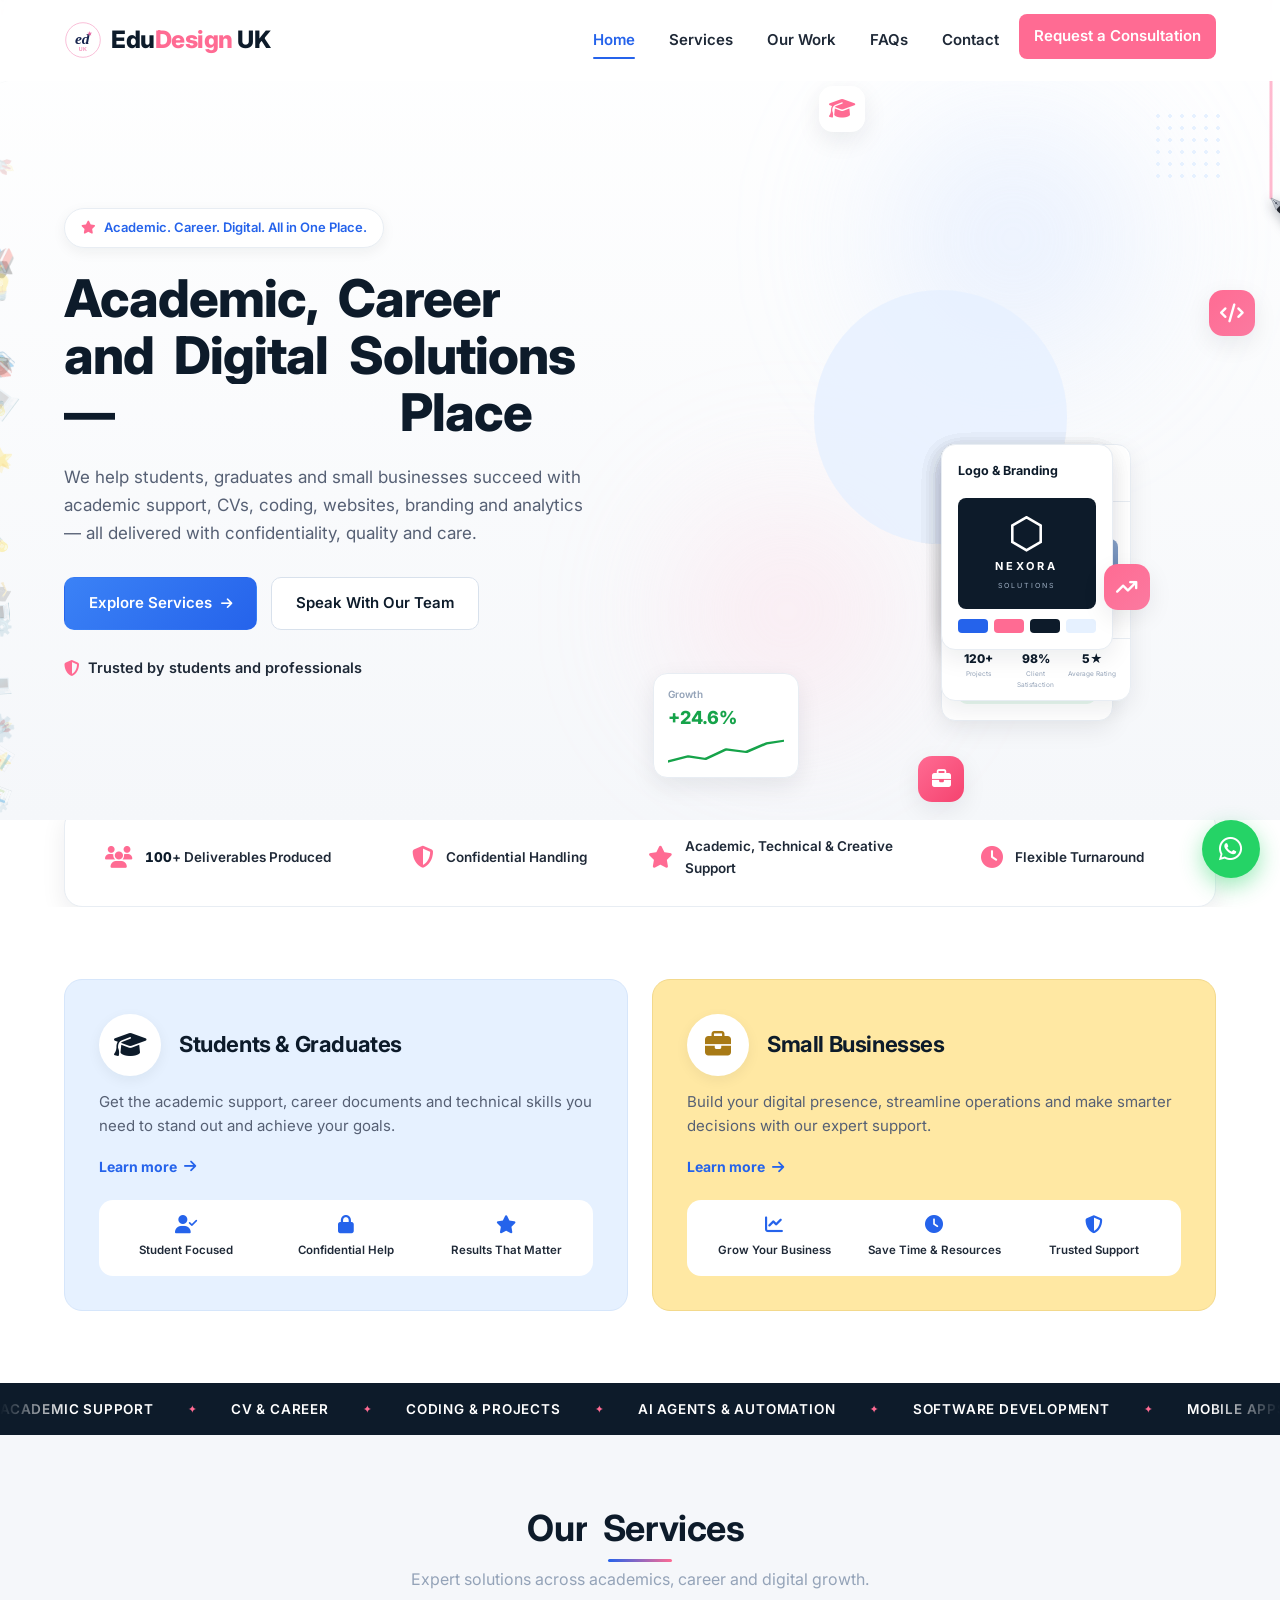
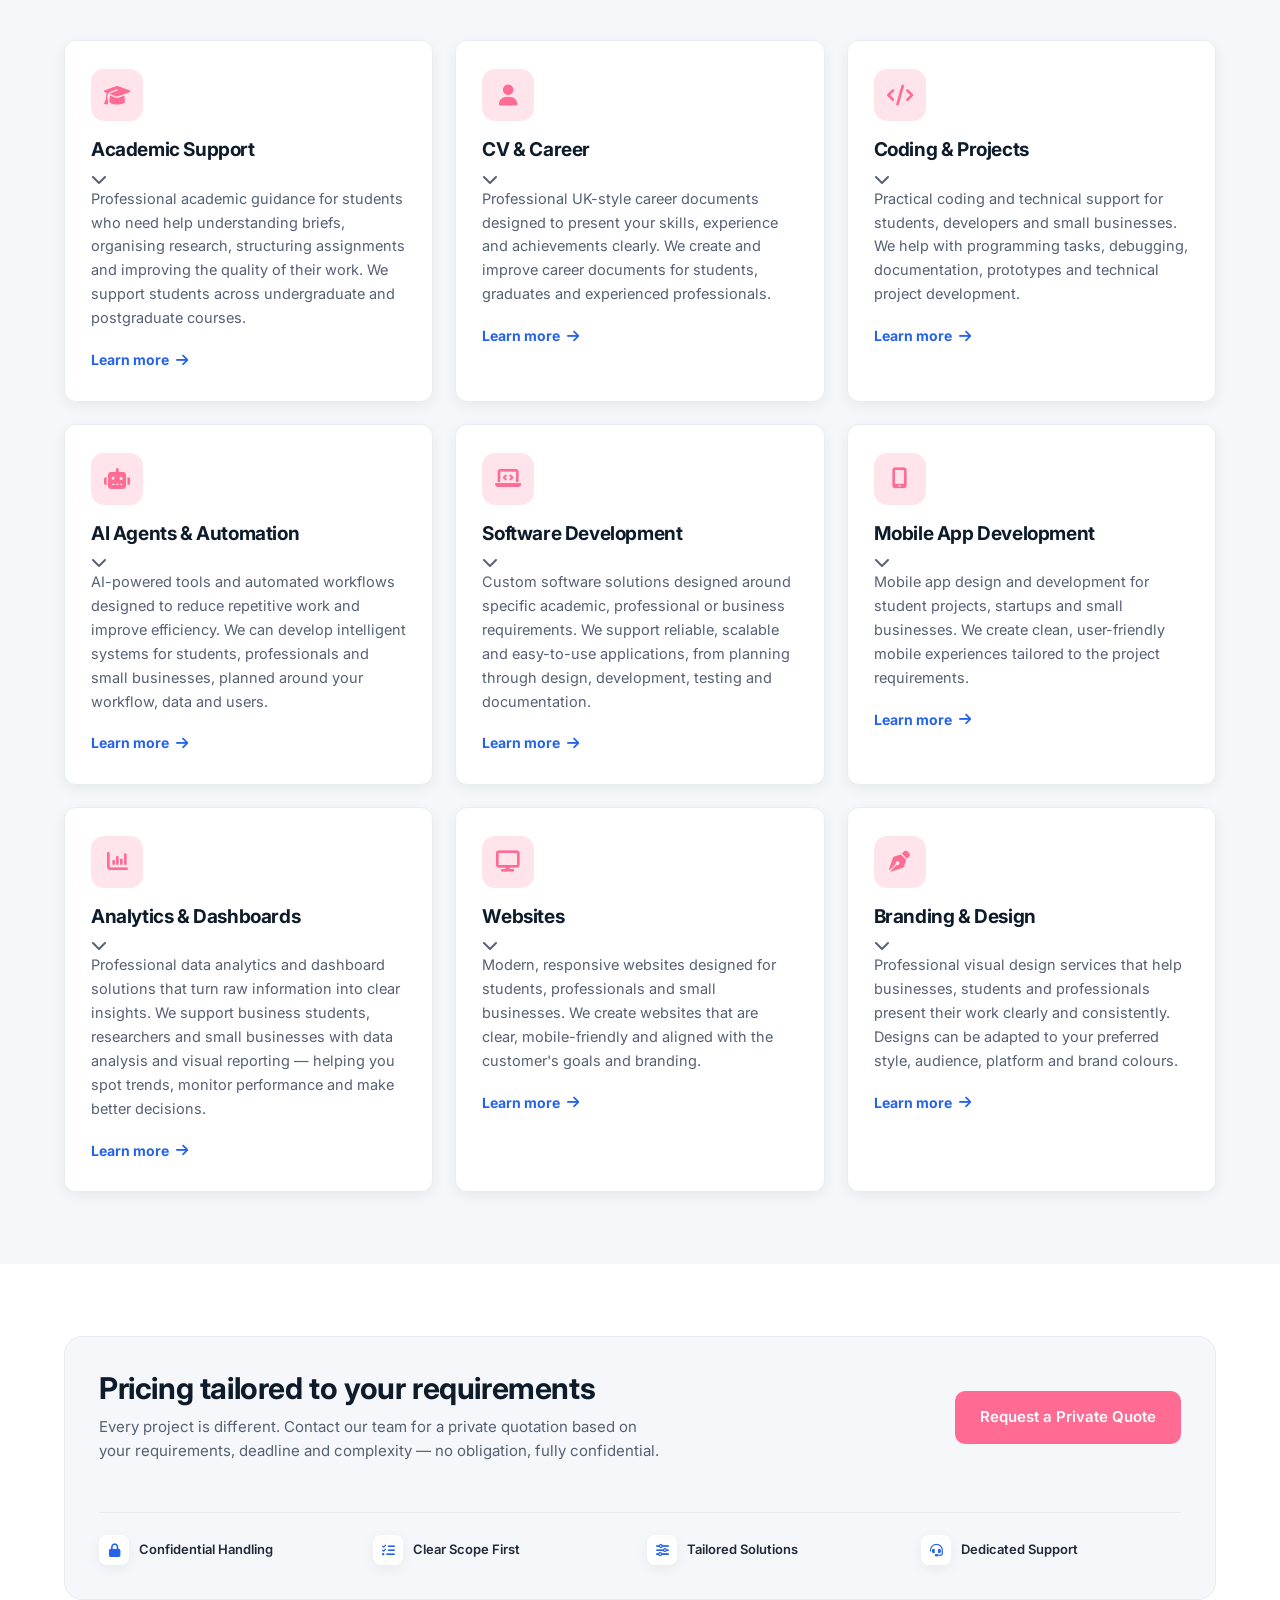
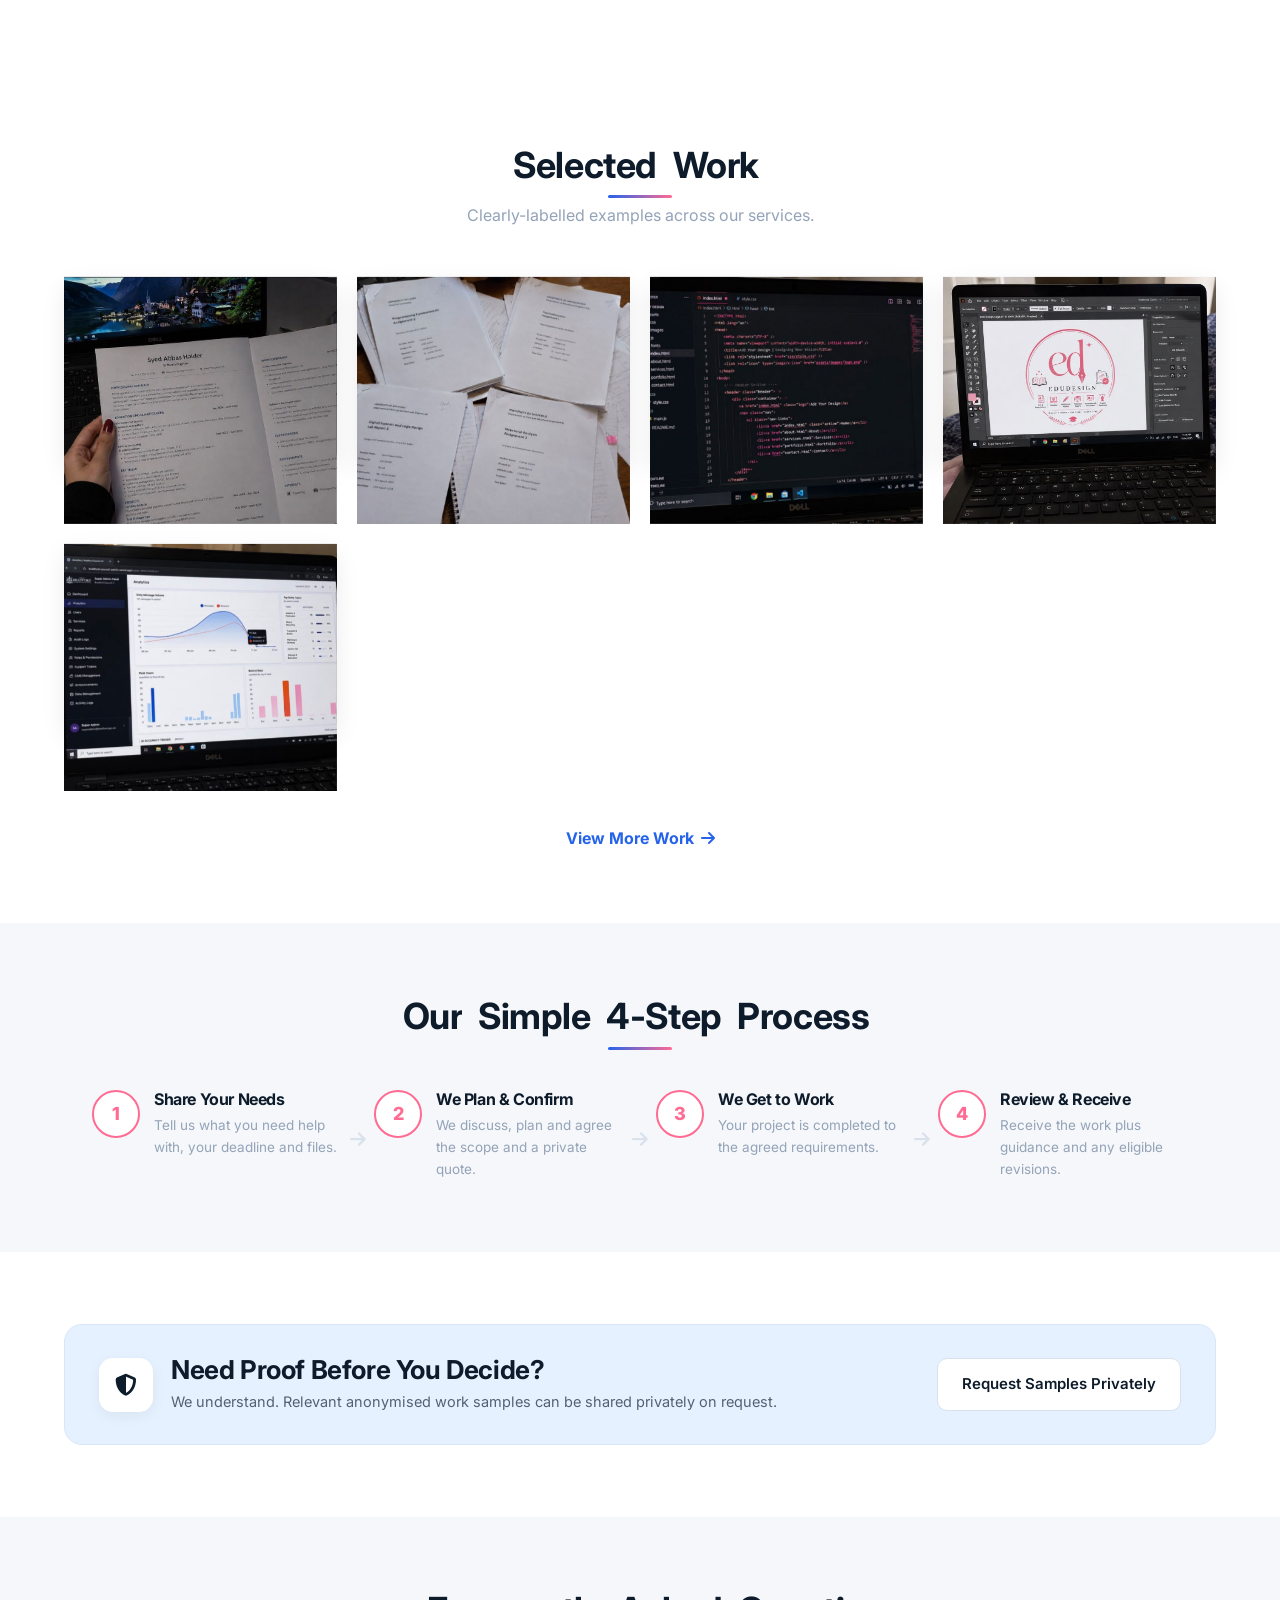
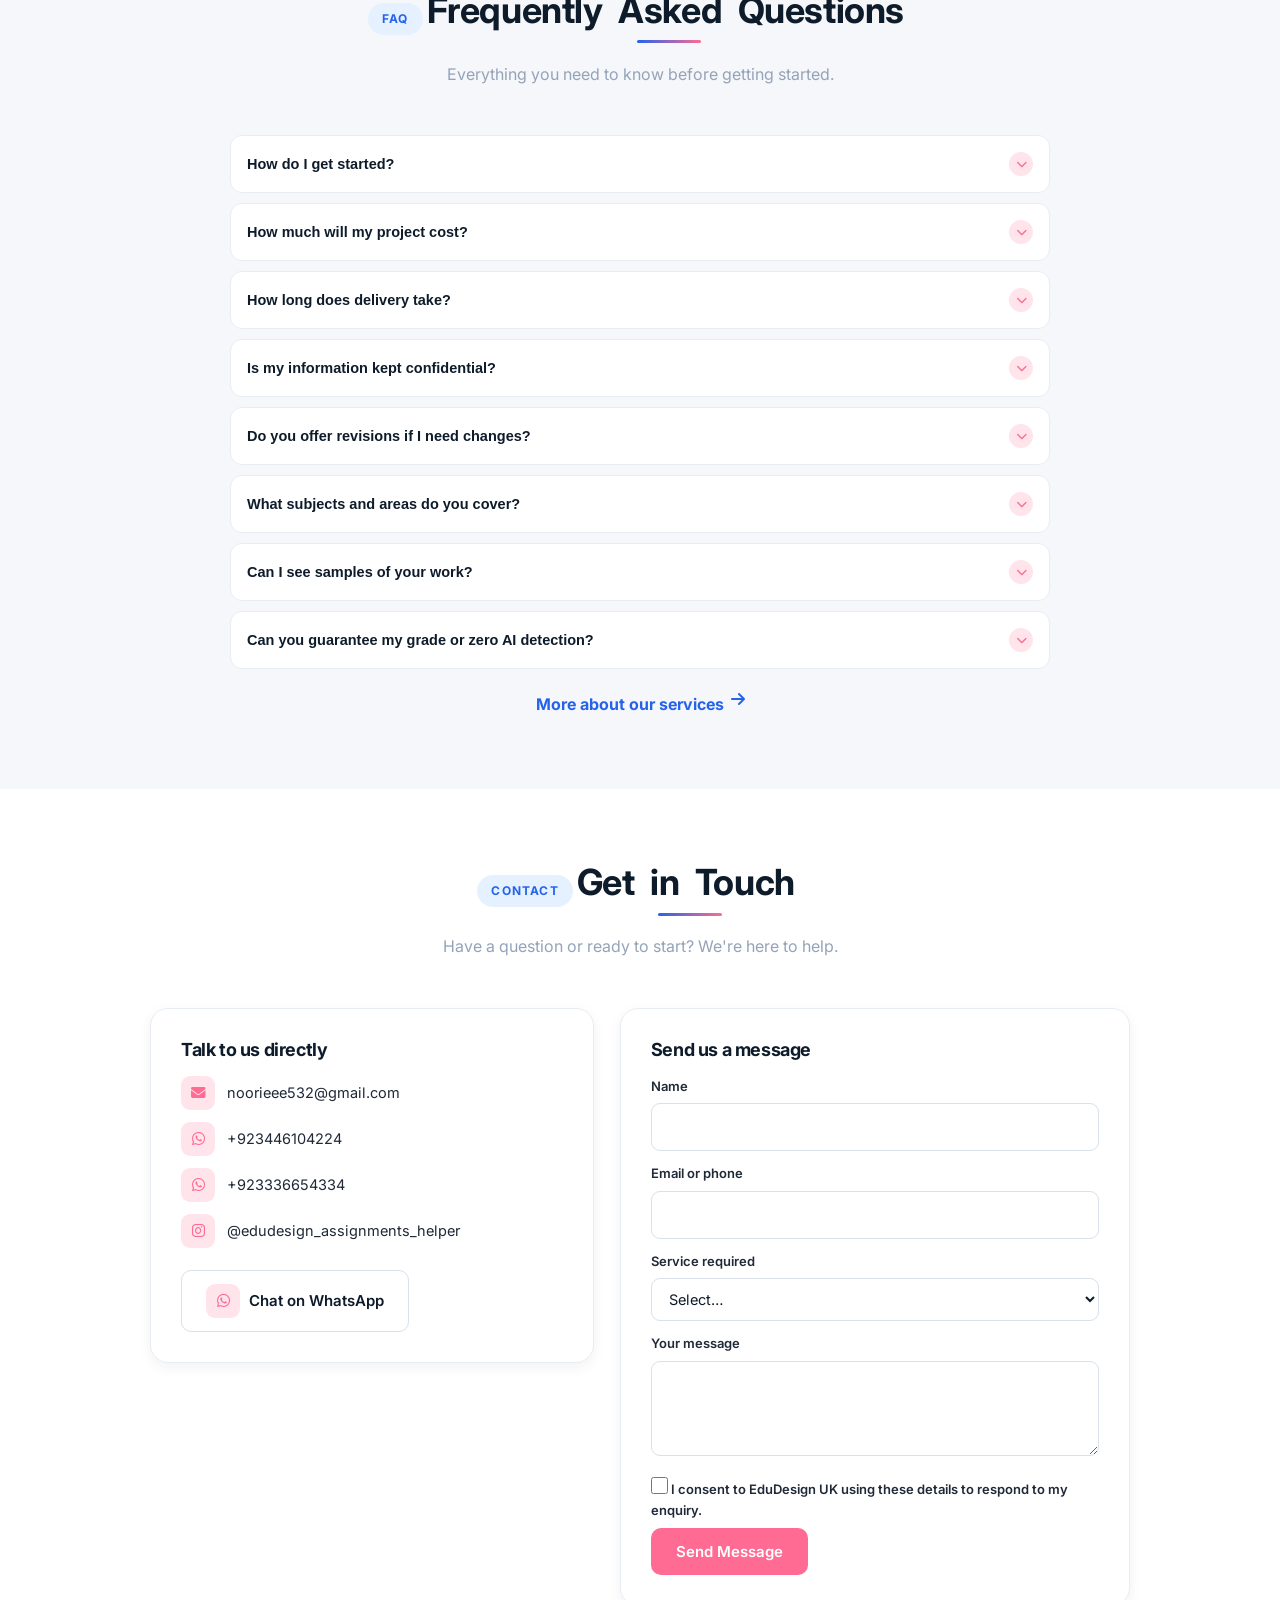
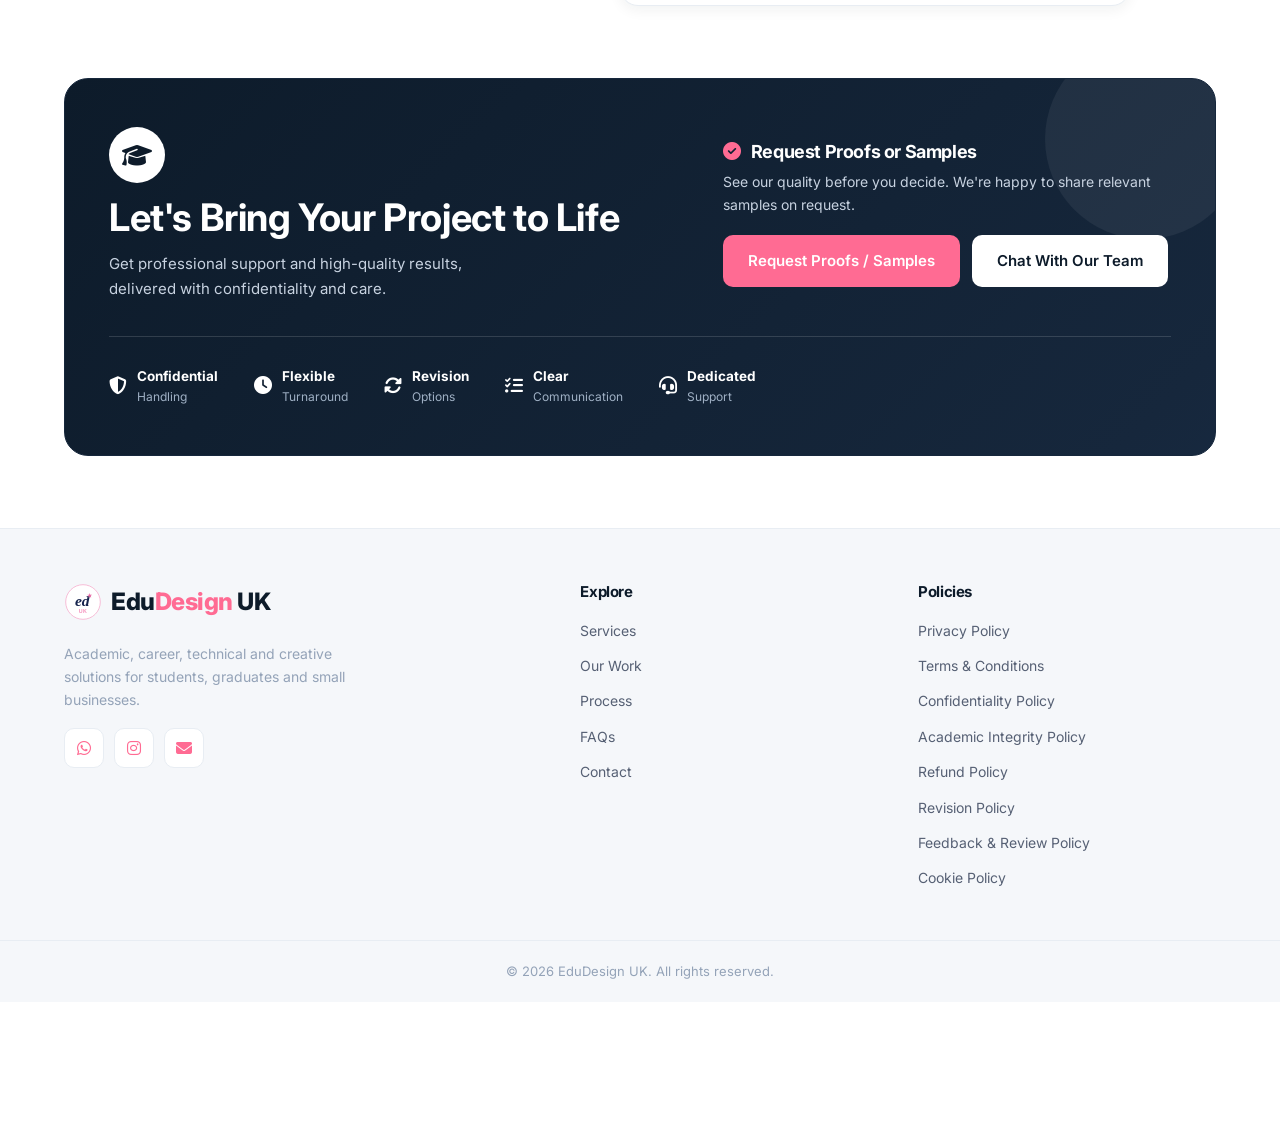
<file: index.html>
<!DOCTYPE html>
<html lang="en-GB">
<head>
  <meta charset="UTF-8" />
  <meta name="viewport" content="width=device-width, initial-scale=1.0, viewport-fit=cover" />
  <meta name="theme-color" content="#0D1B2A" />
  <meta name="format-detection" content="telephone=no" />
  <title>EduDesign UK | Academic, Career, Coding, Analytics and Web Services</title>
  <meta name="description" content="EduDesign UK provides academic support, CV services, coding assistance, data analytics, website development, branding and professional digital solutions for students and small businesses." />
  <link rel="canonical" href="https://edudesign-pink.vercel.app/" />
  <meta property="og:type" content="website" />
  <meta property="og:site_name" content="EduDesign UK" />
  <meta property="og:title" content="EduDesign UK | Academic, Career, Coding, Analytics and Web Services" />
  <meta property="og:description" content="Tailored academic, career, technical and creative support for students, graduates and small businesses." />
  <meta property="og:url" content="https://edudesign-pink.vercel.app/" />
  <meta property="og:image" content="https://edudesign-pink.vercel.app/static/images/brand/og-image.svg" />
  <meta name="twitter:card" content="summary_large_image" />
  <link rel="icon" type="image/svg+xml" href="/static/images/brand/logo-circle.svg" />
  <link rel="stylesheet" href="/static/css/style.css?v=25" />
  <link rel="preconnect" href="https://fonts.googleapis.com" />
  <link rel="preconnect" href="https://fonts.gstatic.com" crossorigin />
  <link href="https://fonts.googleapis.com/css2?family=Inter:wght@400;500;600;700;800&display=swap" rel="stylesheet" />
  <link rel="stylesheet" href="https://cdnjs.cloudflare.com/ajax/libs/font-awesome/6.5.0/css/all.min.css" />
  <script type="application/ld+json">
  {"@context":"https://schema.org","@type":"ProfessionalService","name":"EduDesign UK","description":"Academic support, CV services, coding, data analytics, website development and branding for students and small businesses.","url":"https://edudesign-pink.vercel.app/","areaServed":"GB","sameAs":["https://www.instagram.com/edudesign_assignments_helper"]}
  </script>
</head>
<body>
  <a href="#main" class="skip-link">Skip to content</a>
  <!-- pen draws a zig-zag line down the page as you scroll -->
  <svg id="penTrail" aria-hidden="true" width="90" height="0">
    <defs>
      <linearGradient id="trailGrad" x1="0" y1="0" x2="0" y2="1">
        <stop offset="0" stop-color="#ffb3cb"/><stop offset="1" stop-color="#FF6B93"/>
      </linearGradient>
      <linearGradient id="penNib" x1="0" y1="0" x2="1" y2="1">
        <stop offset="0" stop-color="#eef1f5"/><stop offset="1" stop-color="#959ca8"/>
      </linearGradient>
      <linearGradient id="penBody" x1="0" y1="0" x2="1" y2="0">
        <stop offset="0" stop-color="#3a3f47"/><stop offset=".5" stop-color="#0a0c0f"/><stop offset="1" stop-color="#2c3138"/>
      </linearGradient>
    </defs>
    <path id="penTrailPath" d="M18 0" fill="none" stroke="url(#trailGrad)" stroke-width="3" stroke-linecap="round" stroke-linejoin="round" opacity=".9"/>
    <g id="penTrailPen">
      <g class="pen-wiggle">
        <g transform="rotate(-45) scale(.85) translate(-32 -3)">
          <path d="M32 3 L26.5 17 L37.5 17 Z" fill="url(#penNib)" stroke="#7d8490" stroke-width=".6"/>
          <line x1="32" y1="6.5" x2="32" y2="14.5" stroke="#79808c" stroke-width="1"/>
          <circle cx="32" cy="11.5" r="1.2" fill="#4a5160"/>
          <rect x="26.5" y="17" width="11" height="7" rx="2" fill="#23272f"/>
          <rect x="25" y="24" width="14" height="30" rx="6.5" fill="url(#penBody)"/>
          <rect x="27.6" y="26" width="2.4" height="24" rx="1.2" fill="rgba(255,255,255,.16)"/>
          <rect x="35.2" y="26" width="2.6" height="14" rx="1.3" fill="#c9cfd8"/>
          <rect x="27" y="52.5" width="10" height="5" rx="2.5" fill="#FF6B93"/>
        </g>
      </g>
    </g>
  </svg>

  <!-- ════ MOBILE INTRO SPLASH (mobile only) ════ -->
  <div id="splash" class="splash" aria-hidden="true">
    <span class="sp-blob sp-b1"></span>
    <span class="sp-blob sp-b2"></span>
    <span class="sp-blob sp-b3"></span>
    <span class="sp-rings"></span>
    <img class="splash-logo" src="/static/images/brand/ed-logo.svg?v=25" alt="EduDesign UK" width="180" height="180" />
    <p class="splash-hint">swipe to enter</p>
  </div>

  <!-- ════ HEADER ════ -->
  <header class="navbar" id="navbar">
    <div class="nav-container">
      <a href="#home" class="logo" aria-label="EduDesign UK home">
        <span class="logo-mark"></span><span class="brand">Edu<span class="design">Design</span> <span class="uk">UK</span></span>
        
      </a>
      <nav class="nav-links" id="navLinks" aria-label="Primary">
        <ul>
          <li><a href="#home">Home</a></li>
          <li><a href="/services.html">Services</a></li>
          <li><a href="#work">Our Work</a></li>
          <li><a href="#faqs">FAQs</a></li>
          <li><a href="#contact">Contact</a></li>
          <li class="nav-cta-wrap"><a href="#contact" class="btn btn-accent btn-sm nav-cta">Request a Consultation</a></li>
        </ul>
      </nav>
      <button class="hamburger" id="hamburger" aria-label="Open menu" aria-expanded="false" aria-controls="navLinks"><span></span><span></span><span></span></button>
    </div>
  </header>

  <main id="main">

    <!-- ════ HERO ════ -->
    <section class="hero" id="home">
      <span class="blob blob-1"></span><span class="blob blob-2"></span>
      <div class="container hero-inner">
        <div class="hero-content">
          <span class="hero-pill"><i class="fa-solid fa-star"></i> Academic. Career. Digital. All in One Place.</span>
          <h1 class="hero-title">Academic, Career and Digital Solutions — <span class="accent">All in One</span> Place</h1>
          <p class="hero-sub">We help students, graduates and small businesses succeed with academic support, CVs, coding, websites, branding and analytics — all delivered with confidentiality, quality and care.</p>
          <div class="hero-actions">
            <a href="/services.html" class="btn btn-primary">Explore Services <i class="fa-solid fa-arrow-right"></i></a>
            <a href="#" class="btn btn-secondary wa-link" data-msg="general">Speak With Our Team</a>
          </div>
          <div class="hero-trust">
            <span class="hero-trust-txt"><i class="fa-solid fa-shield-halved"></i> Trusted by students and professionals</span>
          </div>
        </div>

        <div class="collage" aria-label="Examples of work we produce">
          <!-- floating mini icons -->
          <span class="mini mini-cap"><i class="fa-solid fa-graduation-cap"></i></span>
          <span class="mini mini-code"><i class="fa-solid fa-code"></i></span>
          <span class="mini mini-chart"><i class="fa-solid fa-arrow-trend-up"></i></span>
          <span class="mini mini-bag"><i class="fa-solid fa-briefcase"></i></span>

          <div class="hc hc-cv">
            <div class="hc-title">CV Review <i class="fa-solid fa-circle-check cv-ok"></i></div>
            <div class="cv-top"><span class="cv-av">SA</span><div><div class="cv-name">Sarah Ahmed</div><div class="cv-role">Marketing Specialist</div></div></div>
            <div class="cv-row"><i class="fa-solid fa-user"></i><span>Profile Summary</span><b class="meter"><b style="width:92%"></b></b><em>92%</em></div>
            <div class="cv-row"><i class="fa-solid fa-briefcase"></i><span>Experience</span><b class="meter"><b style="width:88%"></b></b><em>88%</em></div>
            <div class="cv-row"><i class="fa-solid fa-graduation-cap"></i><span>Education</span><b class="meter"><b style="width:95%"></b></b><em>95%</em></div>
            <div class="cv-row"><i class="fa-solid fa-star"></i><span>Skills</span><b class="meter"><b style="width:90%"></b></b><em>90%</em></div>
            <div class="cv-score"><span><i class="fa-solid fa-circle-check"></i> Overall Score</span><b>9.2/10</b></div>
          </div>

          <div class="hc hc-code">
            <div class="win"><b>Code Snippet</b><i class="fa-regular fa-copy"></i></div>
            <div class="cl"><span class="t5">1</span> <span class="t1">&lt;!DOCTYPE html&gt;</span></div>
            <div class="cl"><span class="t5">2</span> <span class="t1">&lt;html</span> <span class="t3">lang</span>=<span class="t2">"en"</span><span class="t1">&gt;</span></div>
            <div class="cl"><span class="t5">3</span> <span class="t1">&lt;head&gt;</span></div>
            <div class="cl"><span class="t5">4</span> &nbsp;<span class="t1">&lt;title&gt;</span><span class="t4">EduDesign UK</span></div>
            <div class="cl"><span class="t5">5</span> <span class="t1">&lt;/head&gt;</span></div>
            <div class="cl"><span class="t5">6</span> <span class="t1">&lt;body&gt;</span></div>
            <div class="cl"><span class="t5">7</span> &nbsp;<span class="t1">&lt;h1&gt;</span><span class="t4">Build Success</span></div>
            <div class="cl"><span class="t5">8</span> <span class="t1">&lt;/body&gt;</span></div>
          </div>

          <div class="hc hc-an">
            <div class="an-head"><div class="hc-title">Analytics Dashboard</div><span class="an-chip">This Month <i class="fa-solid fa-chevron-down"></i></span></div>
            <div class="an-top">
              <div><div class="an-views">Total Views</div><div class="an-big">12.4K</div><div class="an-up"><i class="fa-solid fa-arrow-up"></i> 18.6%</div></div>
              <div class="donut"><span>68%<small>Engagement</small></span></div>
            </div>
            <div class="bars"><i style="height:32%"></i><i style="height:48%"></i><i style="height:40%"></i><i style="height:70%"></i><i style="height:55%"></i><i style="height:84%"></i><i style="height:60%"></i><i style="height:46%"></i><i style="height:74%"></i></div>
            <div class="an-x"><span>May 6</span><span>May 13</span><span>May 20</span><span>May 27</span></div>
          </div>

          <div class="hc hc-web">
            <div class="web-nav"><b>Website Design</b><span>Home About Services Contact</span></div>
            <div class="web-body">
              <div class="web-l">
                <div class="web-h">Build. Grow.<br><span>Succeed.</span></div>
                <p>Modern websites that drive results for your business.</p>
                <span class="web-btn">View Project</span>
              </div>
              <div class="web-img"></div>
            </div>
            <div class="web-stats"><span><b>120+</b>Projects</span><span><b>98%</b>Client Satisfaction</span><span><b>5★</b>Average Rating</span></div>
          </div>

          <div class="hc hc-report">
            <div class="hc-title"><span class="rp-ic"><i class="fa-solid fa-file-lines"></i></span> Academic Report</div>
            <div class="rp-sub">Research Summary</div>
            <p class="rp-txt">This study explores the impact of digital learning on student performance and engagement across different disciplines.</p>
            <div class="rp-prog"><span>Complete</span><b>100%</b></div>
            <div class="rp-bar"><i></i></div>
          </div>

          <div class="hc hc-logo">
            <div class="hc-title">Logo &amp; Branding</div>
            <div class="logo-box"><div class="hex"></div><div class="logo-name">NEXORA</div><div class="logo-tag">SOLUTIONS</div></div>
            <div class="swatches"><span style="background:#2563EB"></span><span style="background:#FF6B93"></span><span style="background:#0D1B2A"></span><span style="background:#E6F1FF"></span></div>
          </div>

          <div class="hc hc-growth">
            <div class="gr-top">Growth</div>
            <div class="gr-num">+24.6%</div>
            <svg class="gr-spark" viewBox="0 0 80 30" preserveAspectRatio="none"><polyline points="0,26 14,20 26,23 40,12 54,15 68,5 80,2" fill="none" stroke="#16a34a" stroke-width="2.5" stroke-linecap="round" stroke-linejoin="round"/></svg>
          </div>
        </div>

        <!-- ════ MOBILE-ONLY AUTO-SWIPING IMAGE SHOWCASE (shown at very top via CSS order) ════ -->
        <div class="mob-show" aria-label="Examples of our work">
          <div class="mob-track" id="mobTrack">
            <figure class="ms-slide"><img src="/static/images/work/cv.jpg" alt="Professional CV example" loading="lazy" /><figcaption>CVs &amp; Cover Letters</figcaption></figure>
            <figure class="ms-slide"><img src="/static/images/work/assignments.jpg" alt="Assignments and reports example" loading="lazy" /><figcaption>Assignments &amp; Reports</figcaption></figure>
            <figure class="ms-slide"><img src="/static/images/work/coding.jpg" alt="Coding project example" loading="lazy" /><figcaption>Coding &amp; Projects</figcaption></figure>
            <figure class="ms-slide"><img src="/static/images/work/logo.jpg" alt="Logo and branding example" loading="lazy" /><figcaption>Logo &amp; Branding</figcaption></figure>
            <figure class="ms-slide"><img src="/static/images/work/web-analytics.jpg" alt="Website with live analytics dashboard example" loading="lazy" /><figcaption>Web Apps &amp; Dashboards</figcaption></figure>
          </div>
          <div class="mob-dots" id="mobDots"></div>
        </div>
      </div>
    </section>

    <!-- ════ TRUST STRIP ════ -->
    <section class="trust"><div class="container"><div class="trust-card" id="trustGrid"></div></div></section>

    <!-- ════ AUDIENCES ════ -->
    <section class="audiences">
      <div class="container"><div class="audience-grid" id="audienceGrid"></div></div>
    </section>

    <!-- ════ MARQUEE BAND ════ -->
    <div class="marquee" aria-hidden="true">
      <div class="marquee-track">
        <span>Academic Support</span><i>✦</i><span>CV &amp; Career</span><i>✦</i><span>Coding &amp; Projects</span><i>✦</i><span>AI Agents &amp; Automation</span><i>✦</i><span>Software Development</span><i>✦</i><span>Mobile Apps</span><i>✦</i><span>Analytics &amp; Dashboards</span><i>✦</i><span>Websites</span><i>✦</i><span>Branding &amp; Design</span><i>✦</i>
        <span>Academic Support</span><i>✦</i><span>CV &amp; Career</span><i>✦</i><span>Coding &amp; Projects</span><i>✦</i><span>AI Agents &amp; Automation</span><i>✦</i><span>Software Development</span><i>✦</i><span>Mobile Apps</span><i>✦</i><span>Analytics &amp; Dashboards</span><i>✦</i><span>Websites</span><i>✦</i><span>Branding &amp; Design</span><i>✦</i>
      </div>
    </div>

    <!-- ════ SERVICES ════ -->
    <section class="services" id="services">
      <div class="container">
        <div class="section-head"><h2 class="section-title">Our Services</h2><p class="section-sub">Expert solutions across academics, career and digital growth.</p></div>
        <div class="services-grid" id="servicesGrid"></div>
      </div>
    </section>

    <!-- ════ TAILORED QUOTE BAND ════ -->
    <section class="quote-band">
      <div class="container">
        <div class="qb-card">
          <div class="qb-text">
            <h2>Pricing tailored to your requirements</h2>
            <p>Every project is different. Contact our team for a private quotation based on your requirements, deadline and complexity — no obligation, fully confidential.</p>
          </div>
          <a href="#" class="btn btn-accent wa-link" data-msg="quote">Request a Private Quote</a>
          <div class="qb-feats">
            <div class="qb-feat"><i class="fa-solid fa-lock"></i> Confidential Handling</div>
            <div class="qb-feat"><i class="fa-solid fa-list-check"></i> Clear Scope First</div>
            <div class="qb-feat"><i class="fa-solid fa-sliders"></i> Tailored Solutions</div>
            <div class="qb-feat"><i class="fa-solid fa-headset"></i> Dedicated Support</div>
          </div>
        </div>
      </div>
    </section>

    <!-- ════ SELECTED WORK ════ -->
    <section class="work" id="work">
      <div class="container">
        <div class="section-head"><h2 class="section-title">Selected Work</h2><p class="section-sub">Clearly-labelled examples across our services.</p></div>
        <div class="work-grid" id="portfolioGrid"></div>
        <p class="work-more"><a href="#contact">View More Work <i class="fa-solid fa-arrow-right"></i></a></p>
      </div>
    </section>

    <!-- ════ PROCESS ════ -->
    <section class="process" id="process">
      <div class="container">
        <div class="section-head"><h2 class="section-title">Our Simple 4-Step Process</h2></div>
        <div class="steps">
          <div class="pstep"><span class="pno">1</span><div><h3>Share Your Needs</h3><p>Tell us what you need help with, your deadline and files.</p></div></div>
          <span class="pstep-arrow"><i class="fa-solid fa-arrow-right"></i></span>
          <div class="pstep"><span class="pno">2</span><div><h3>We Plan &amp; Confirm</h3><p>We discuss, plan and agree the scope and a private quote.</p></div></div>
          <span class="pstep-arrow"><i class="fa-solid fa-arrow-right"></i></span>
          <div class="pstep"><span class="pno">3</span><div><h3>We Get to Work</h3><p>Your project is completed to the agreed requirements.</p></div></div>
          <span class="pstep-arrow"><i class="fa-solid fa-arrow-right"></i></span>
          <div class="pstep"><span class="pno">4</span><div><h3>Review &amp; Receive</h3><p>Receive the work plus guidance and any eligible revisions.</p></div></div>
        </div>
      </div>
    </section>

    <!-- ════ NEED PROOF ════ -->
    <section class="proof">
      <div class="container">
        <div class="proof-card">
          <div class="proof-l">
            <div class="proof-ic"><i class="fa-solid fa-shield-halved"></i></div>
            <div><h2>Need Proof Before You Decide?</h2><p>We understand. Relevant anonymised work samples can be shared privately on request.</p></div>
          </div>
          <a href="#" class="btn btn-secondary wa-link" data-msg="proof">Request Samples Privately</a>
        </div>
      </div>
    </section>

    <!-- ════ FAQ ════ -->
    <section class="faqs" id="faqs">
      <div class="container">
        <div class="section-head">
          <span class="tag">FAQ</span>
          <h2 class="section-title">Frequently Asked Questions</h2>
          <p class="section-sub">Everything you need to know before getting started.</p>
        </div>
        <div class="faq-wrap">
          <div class="faq-list" id="faqList"></div>
          <a href="/services.html" class="faq-all">More about our services <i class="fa-solid fa-arrow-right"></i></a>
        </div>
      </div>
    </section>

    <!-- ════ GET IN TOUCH ════ -->
    <section class="contact" id="contact">
      <div class="container">
        <div class="section-head">
          <span class="tag">Contact</span>
          <h2 class="section-title">Get in Touch</h2>
          <p class="section-sub">Have a question or ready to start? We're here to help.</p>
        </div>
        <div class="contact-grid">
          <div class="panel contact-info">
            <h3>Talk to us directly</h3>
            <ul id="contactInfoList"></ul>
            <a href="#" class="btn btn-secondary wa-link" data-msg="general" style="margin-top:6px"><i class="fa-brands fa-whatsapp"></i> Chat on WhatsApp</a>
          </div>
          <div class="panel">
            <h3>Send us a message</h3>
            <form id="contactForm" class="msg-form" novalidate>
              <input type="text" name="website" class="hp" tabindex="-1" autocomplete="off" aria-hidden="true" />
              <div class="field"><label for="c-name">Name</label><input id="c-name" name="name" type="text" required /></div>
              <div class="field"><label for="c-contact">Email or phone</label><input id="c-contact" name="contact" type="text" required /></div>
              <div class="field"><label for="c-service">Service required</label><select id="c-service" name="service"><option value="">Select…</option></select></div>
              <div class="field"><label for="c-msg">Your message</label><textarea id="c-msg" name="message" rows="3" required></textarea></div>
              <label class="check"><input type="checkbox" name="consent" required /> I consent to EduDesign UK using these details to respond to my enquiry.</label>
              <div class="hero-actions" style="margin:0">
                <button type="submit" class="btn btn-accent">Send Message</button>
              </div>
              <p class="form-status" id="contactStatus" role="status" aria-live="polite"></p>
            </form>
          </div>
        </div>
      </div>
    </section>

    <!-- ════ CTA BAND ════ -->
    <section class="cta-band">
      <div class="container">
        <div class="cta-card">
          <div class="cta-grid">
            <div class="cta-l">
              <div class="cta-ic"><i class="fa-solid fa-graduation-cap"></i></div>
              <h2>Let's Bring Your Project to Life</h2>
              <p>Get professional support and high-quality results, delivered with confidentiality and care.</p>
            </div>
            <div class="cta-r">
              <h3><i class="fa-solid fa-circle-check"></i> Request Proofs or Samples</h3>
              <p>See our quality before you decide. We're happy to share relevant samples on request.</p>
              <div class="cta-actions">
                <a href="#" class="btn btn-accent wa-link" data-msg="proof">Request Proofs / Samples</a>
                <a href="#" class="btn btn-light wa-link" data-msg="general">Chat With Our Team</a>
              </div>
            </div>
          </div>
          <div class="cta-feats">
            <div class="cta-feat"><i class="fa-solid fa-shield-halved"></i><span><b>Confidential</b><span>Handling</span></span></div>
            <div class="cta-feat"><i class="fa-solid fa-clock"></i><span><b>Flexible</b><span>Turnaround</span></span></div>
            <div class="cta-feat"><i class="fa-solid fa-rotate"></i><span><b>Revision</b><span>Options</span></span></div>
            <div class="cta-feat"><i class="fa-solid fa-list-check"></i><span><b>Clear</b><span>Communication</span></span></div>
            <div class="cta-feat"><i class="fa-solid fa-headset"></i><span><b>Dedicated</b><span>Support</span></span></div>
          </div>
        </div>
      </div>
    </section>
  </main>

  <!-- ════ FOOTER ════ -->
  <footer class="footer">
    <div class="container footer-grid">
      <div class="footer-brand">
        <a href="#home" class="logo"><span class="logo-mark"></span><span class="brand">Edu<span class="design">Design</span> <span class="uk">UK</span></span></a>
        <p>Academic, career, technical and creative solutions for students, graduates and small businesses.</p>
        <div class="footer-social" id="footerSocial"></div>
      </div>
      <div class="footer-col"><h4>Explore</h4><ul>
        <li><a href="/services.html">Services</a></li><li><a href="#work">Our Work</a></li><li><a href="#process">Process</a></li><li><a href="#faqs">FAQs</a></li><li><a href="#contact">Contact</a></li>
      </ul></div>
      <div class="footer-col"><h4>Policies</h4><ul id="footerPolicies"></ul></div>
    </div>
    <div class="footer-bottom"><p>&copy; <span id="year"></span> EduDesign UK. All rights reserved.</p></div>
  </footer>

  <a href="#" class="floating-whatsapp wa-link" data-msg="general" aria-label="Message EduDesign UK on WhatsApp"><i class="fa-brands fa-whatsapp"></i><span class="floating-tooltip">Message EduDesign UK</span></a>

  <script src="/static/data/config.js?v=25"></script>
  <script src="/static/data/feedback.js?v=25"></script>
  <script src="/static/js/main.js?v=25"></script>
</body>
</html>
</file>
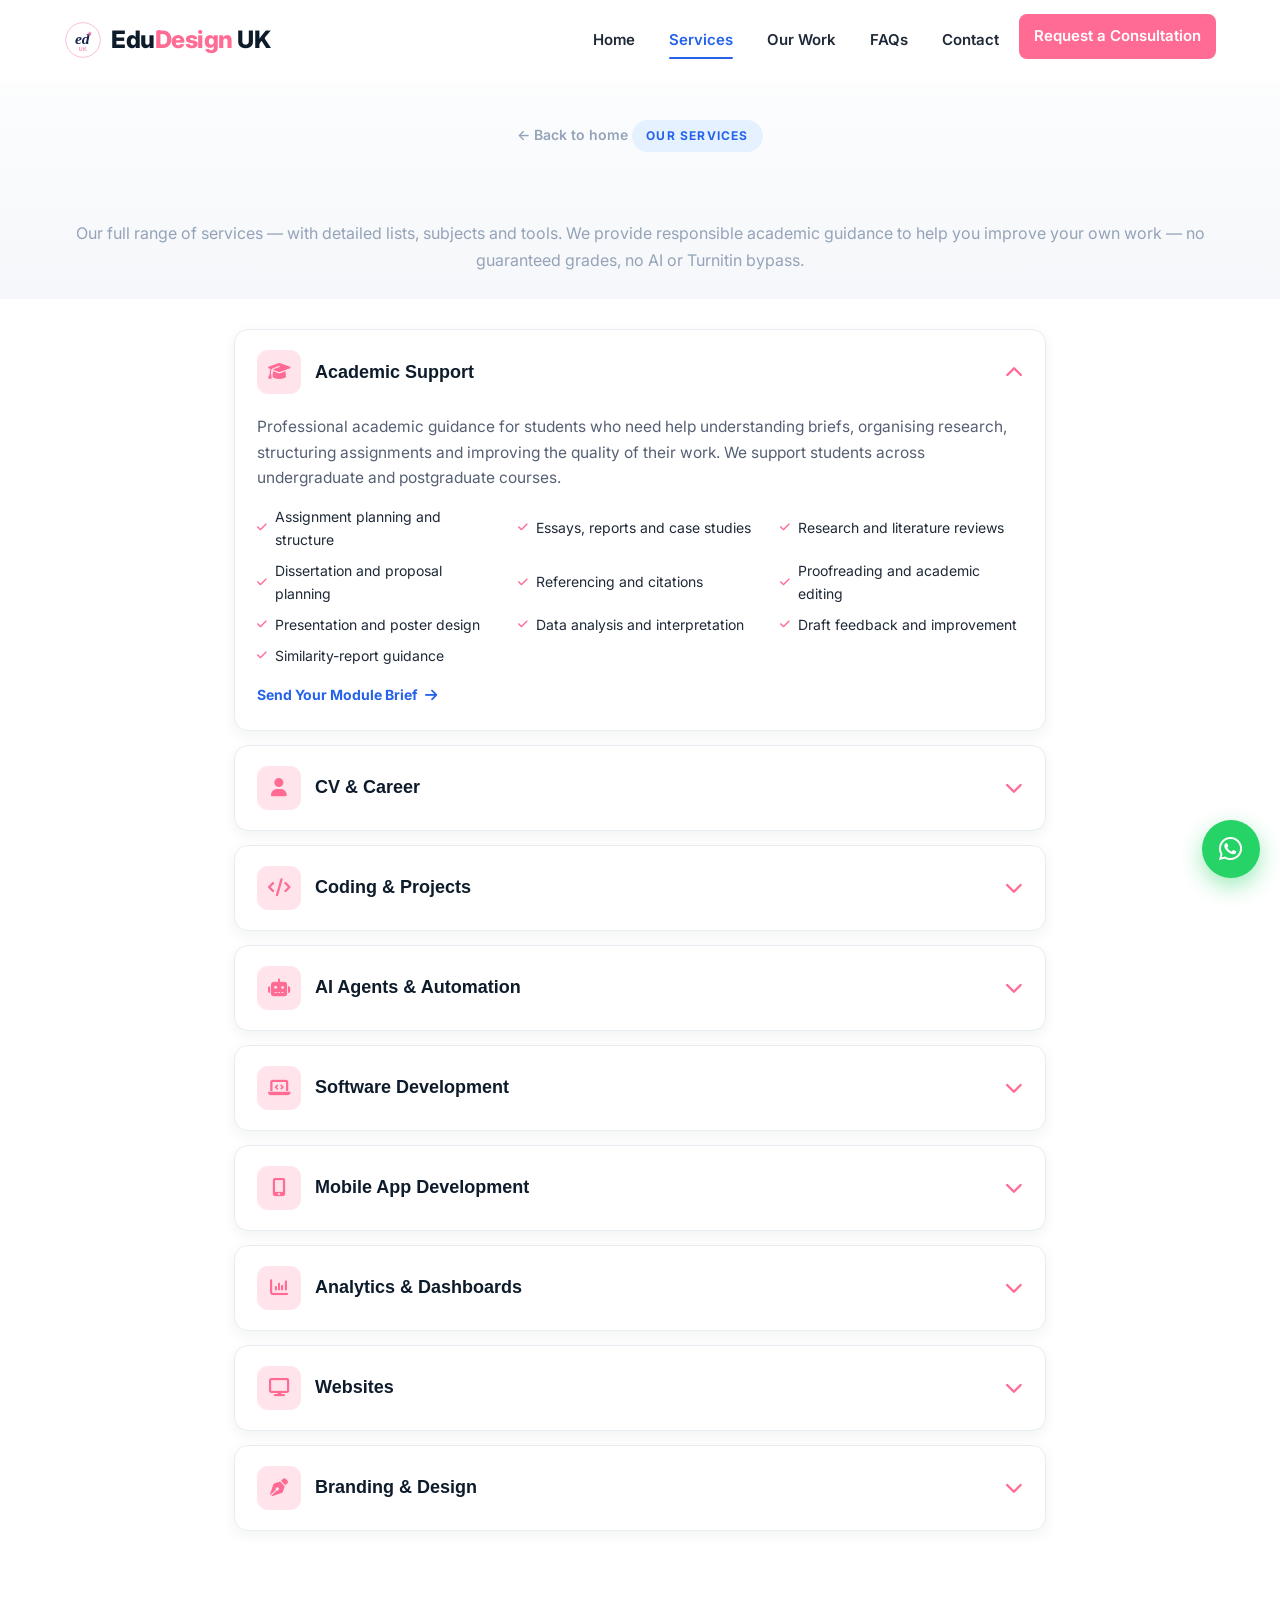
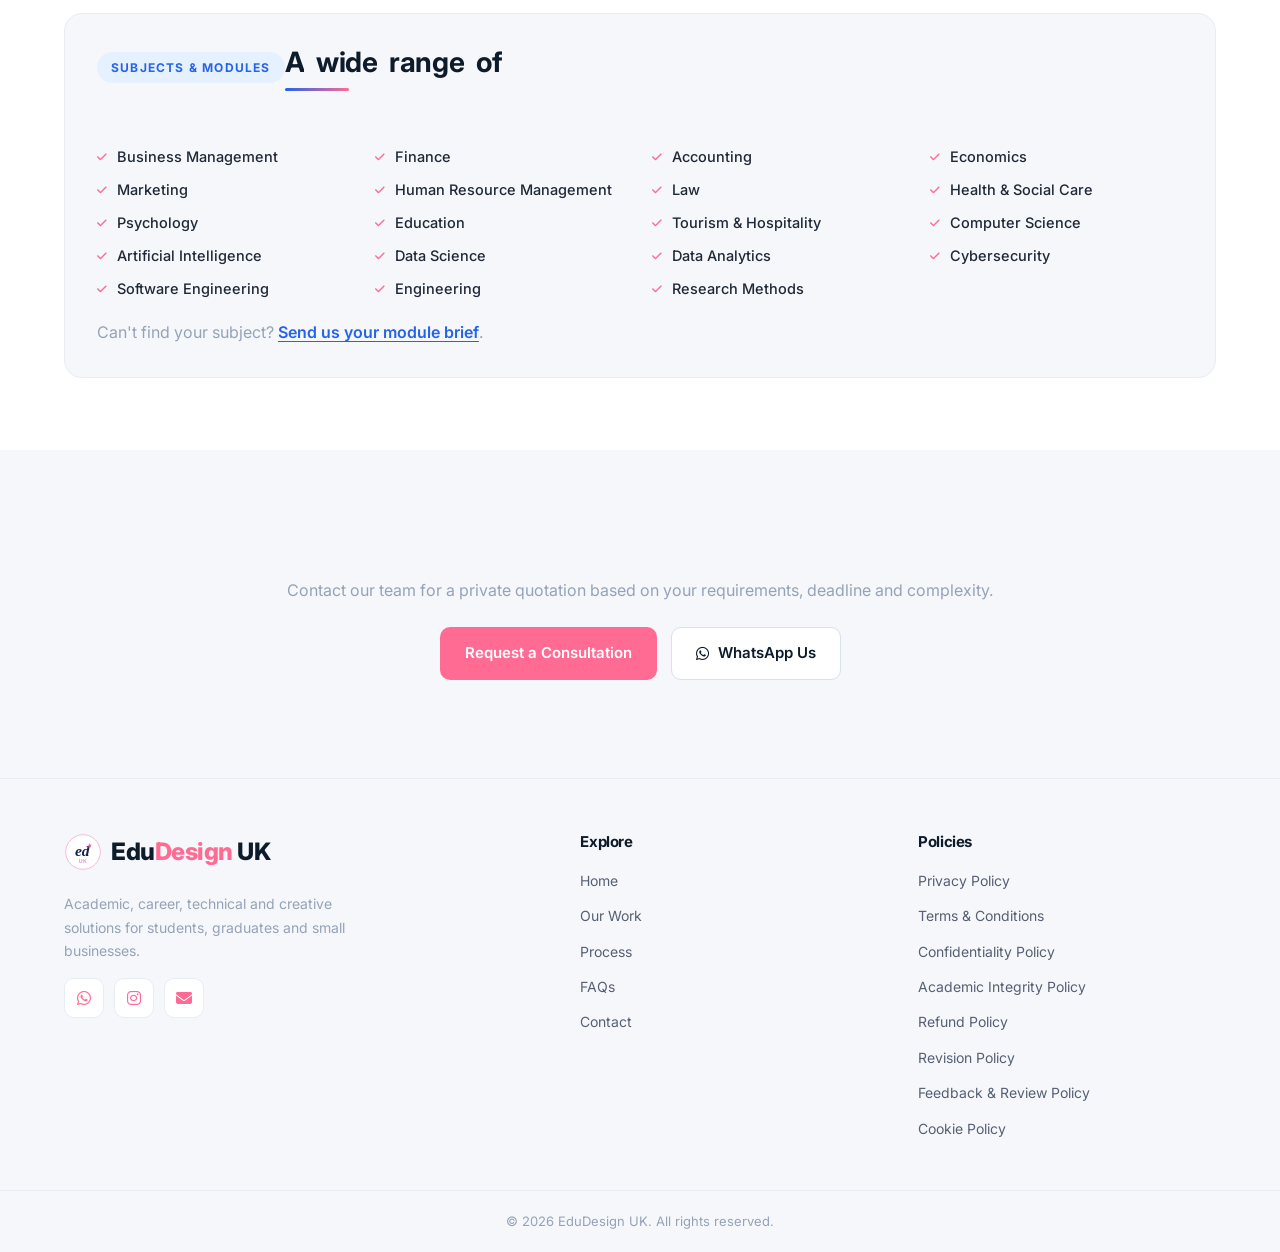
<file: services.html>
<!DOCTYPE html>
<html lang="en-GB">
<head>
  <meta charset="UTF-8" />
  <meta name="viewport" content="width=device-width, initial-scale=1.0, viewport-fit=cover" />
  <meta name="theme-color" content="#0D1B2A" />
  <title>Services | EduDesign UK</title>
  <meta name="description" content="Full details of EduDesign UK services: academic support, CV & career, coding & projects, analytics & dashboards, websites, and branding & design — with subjects and tools." />
  <link rel="canonical" href="https://edudesign-pink.vercel.app/services.html" />
  <meta property="og:type" content="website" />
  <meta property="og:title" content="Services | EduDesign UK" />
  <meta property="og:description" content="Academic support, CV & career, coding, analytics, websites and branding — with subjects and tools." />
  <meta property="og:url" content="https://edudesign-pink.vercel.app/services.html" />
  <meta property="og:image" content="https://edudesign-pink.vercel.app/static/images/brand/og-image.svg" />
  <meta name="twitter:card" content="summary_large_image" />
  <link rel="icon" type="image/svg+xml" href="/static/images/brand/logo-circle.svg" />
  <link rel="stylesheet" href="/static/css/style.css?v=25" />
  <link rel="preconnect" href="https://fonts.googleapis.com" />
  <link rel="preconnect" href="https://fonts.gstatic.com" crossorigin />
  <link href="https://fonts.googleapis.com/css2?family=Inter:wght@400;500;600;700;800&display=swap" rel="stylesheet" />
  <link rel="stylesheet" href="https://cdnjs.cloudflare.com/ajax/libs/font-awesome/6.5.0/css/all.min.css" />
</head>
<body>
  <a href="#main" class="skip-link">Skip to content</a>

  <header class="navbar scrolled" id="navbar">
    <div class="nav-container">
      <a href="/" class="logo" aria-label="EduDesign UK home">
        <span class="logo-mark"></span><span class="brand">Edu<span class="design">Design</span> <span class="uk">UK</span></span>
      </a>
      <nav class="nav-links" id="navLinks" aria-label="Primary">
        <ul>
          <li><a href="/">Home</a></li>
          <li><a href="/services.html" class="active-link">Services</a></li>
          <li><a href="/#work">Our Work</a></li>
          <li><a href="/#faqs">FAQs</a></li>
          <li><a href="/#contact">Contact</a></li>
          <li class="nav-cta-wrap"><a href="/#contact" class="btn btn-accent btn-sm nav-cta">Request a Consultation</a></li>
        </ul>
      </nav>
      <button class="hamburger" id="hamburger" aria-label="Open menu" aria-expanded="false" aria-controls="navLinks"><span></span><span></span><span></span></button>
    </div>
  </header>

  <main id="main">
    <section class="page-hero">
      <div class="container">
        <a href="/" class="back-link">← Back to home</a>
        <span class="tag">Our Services</span>
        <h1 class="section-title">Everything we do, <span class="accent">in detail</span></h1>
        <p class="section-sub">Our full range of services — with detailed lists, subjects and tools. We provide responsible academic guidance to help you improve your own work — no guaranteed grades, no AI or Turnitin bypass.</p>
      </div>
    </section>

    <section style="padding-top:30px">
      <div class="container narrow"><div class="accordion" id="servicesAccordion"></div></div>
    </section>

    <section style="padding-top:10px">
      <div class="container">
        <div class="subjects-block">
          <div class="section-head left"><span class="tag">Subjects &amp; Modules</span><h2 class="section-title sm">A wide range of <span class="accent">subjects covered</span></h2></div>
          <ul class="subjects-grid" id="subjectsGrid"></ul>
          <p class="muted" style="margin-top:18px">Can't find your subject? <a href="#" class="link wa-link" data-msg="academic">Send us your module brief</a>.</p>
        </div>
      </div>
    </section>

    <section class="cta-strip">
      <div class="container center">
        <h2 class="section-title">Ready to <span class="accent">get started?</span></h2>
        <p class="section-sub" style="margin-bottom:24px">Contact our team for a private quotation based on your requirements, deadline and complexity.</p>
        <div class="hero-actions" style="justify-content:center">
          <a href="/#contact" class="btn btn-accent">Request a Consultation</a>
          <a href="#" class="btn btn-secondary wa-link" data-msg="general"><i class="fa-brands fa-whatsapp"></i> WhatsApp Us</a>
        </div>
      </div>
    </section>
  </main>

  <footer class="footer">
    <div class="container footer-grid">
      <div class="footer-brand">
        <a href="/" class="logo"><span class="logo-mark"></span><span class="brand">Edu<span class="design">Design</span> <span class="uk">UK</span></span></a>
        <p>Academic, career, technical and creative solutions for students, graduates and small businesses.</p>
        <div class="footer-social" id="footerSocial"></div>
      </div>
      <div class="footer-col"><h4>Explore</h4><ul>
        <li><a href="/">Home</a></li><li><a href="/#work">Our Work</a></li><li><a href="/#process">Process</a></li><li><a href="/#faqs">FAQs</a></li><li><a href="/#contact">Contact</a></li>
      </ul></div>
      <div class="footer-col"><h4>Policies</h4><ul id="footerPolicies"></ul></div>
    </div>
    <div class="footer-bottom"><p>&copy; <span id="year"></span> EduDesign UK. All rights reserved.</p></div>
  </footer>

  <a href="#" class="floating-whatsapp wa-link" data-msg="general" aria-label="Message EduDesign UK on WhatsApp"><i class="fa-brands fa-whatsapp"></i><span class="floating-tooltip">Message EduDesign UK</span></a>

  <script src="/static/data/config.js?v=25"></script>
  <script src="/static/data/feedback.js?v=25"></script>
  <script src="/static/js/main.js?v=25"></script>
</body>
</html>
</file>
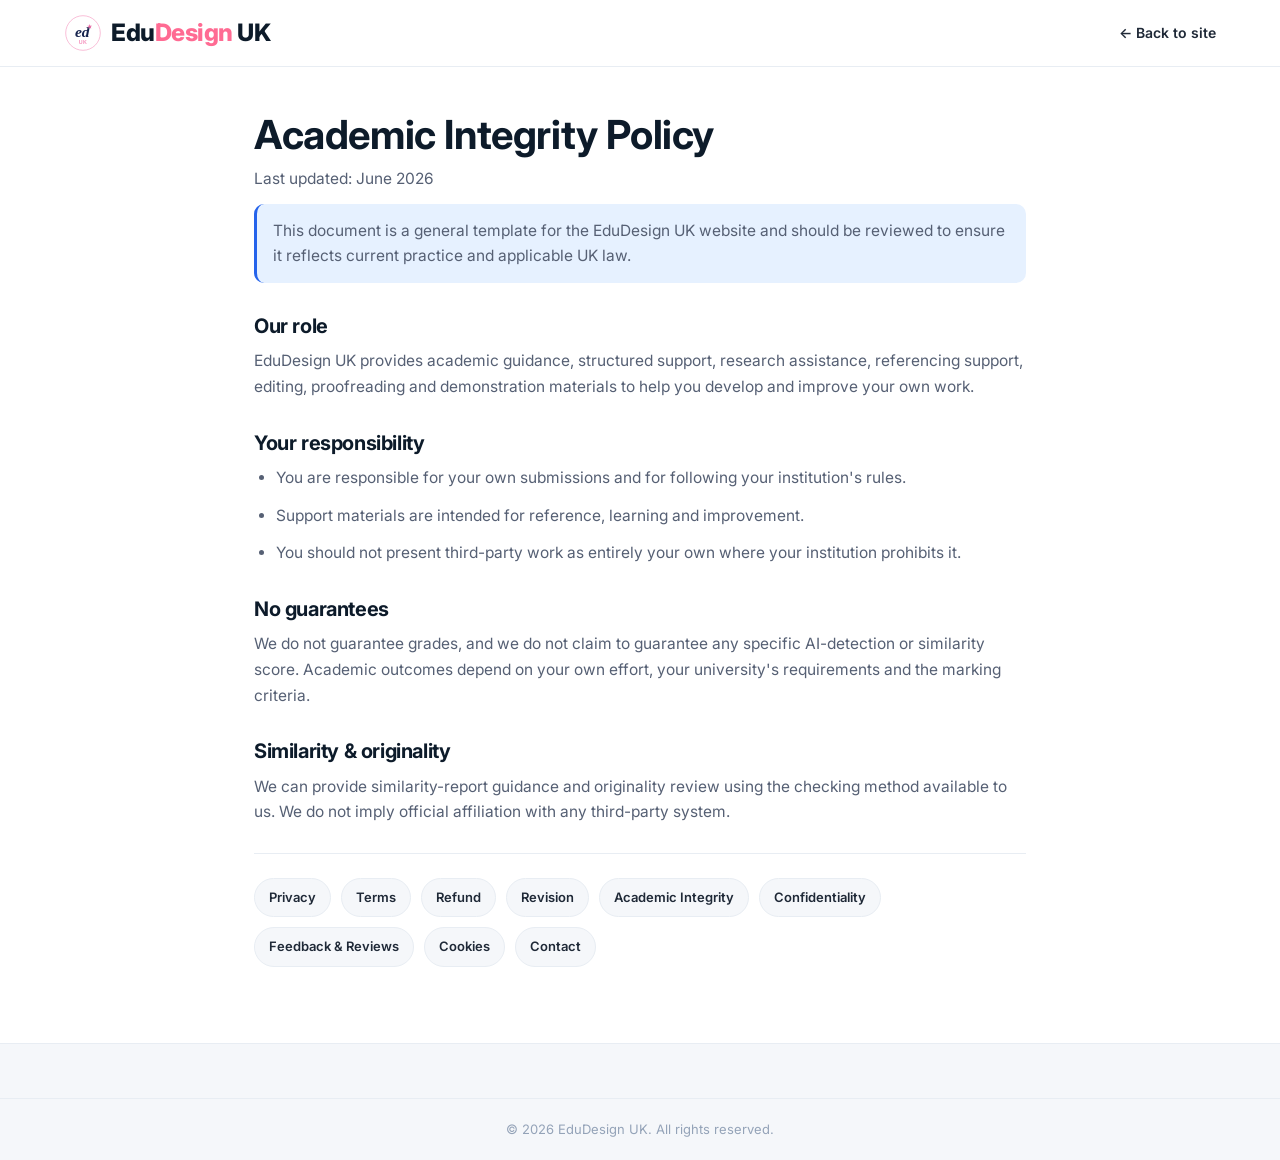
<file: policies/academic-integrity.html>
<!DOCTYPE html>
<html lang="en-GB">
<head>
<meta charset="UTF-8" />
<meta name="viewport" content="width=device-width, initial-scale=1.0" />
<meta name="theme-color" content="#0D1B2A" />
<title>Academic Integrity Policy | EduDesign UK</title>
<meta name="description" content="How EduDesign UK supports learning responsibly." />
<link rel="canonical" href="https://edudesign-pink.vercel.app/policies/academic-integrity.html" />
<link rel="icon" type="image/svg+xml" href="/static/images/brand/logo-circle.svg" />
<link rel="stylesheet" href="/static/css/style.css?v=25" />
<link rel="preconnect" href="https://fonts.googleapis.com" /><link rel="preconnect" href="https://fonts.gstatic.com" crossorigin />
<link href="https://fonts.googleapis.com/css2?family=Inter:wght@400;500;600;700;800&display=swap" rel="stylesheet" />
</head>
<body>
<div class="legal-nav"><div class="nav-container">
  <a href="/" class="logo"><span class="logo-mark"></span><span class="brand">Edu<span class="design">Design</span> <span class="uk">UK</span></span></a>
  <a href="/" class="legal-back">&#8592; Back to site</a>
</div></div>
<main class="legal-wrap">
  <h1>Academic Integrity Policy</h1>
  <p class="legal-updated">Last updated: June 2026</p>
  <p class="legal-note">This document is a general template for the EduDesign UK website and should be reviewed to ensure it reflects current practice and applicable UK law.</p>

  <h2>Our role</h2>
  <p>EduDesign UK provides academic guidance, structured support, research assistance, referencing support, editing, proofreading and demonstration materials to help you develop and improve your own work.</p>
  <h2>Your responsibility</h2>
  <ul><li>You are responsible for your own submissions and for following your institution&#39;s rules.</li>
  <li>Support materials are intended for reference, learning and improvement.</li>
  <li>You should not present third-party work as entirely your own where your institution prohibits it.</li></ul>
  <h2>No guarantees</h2>
  <p>We do not guarantee grades, and we do not claim to guarantee any specific AI-detection or similarity score. Academic outcomes depend on your own effort, your university&#39;s requirements and the marking criteria.</p>
  <h2>Similarity &amp; originality</h2>
  <p>We can provide similarity-report guidance and originality review using the checking method available to us. We do not imply official affiliation with any third-party system.</p>

  <nav class="legal-policies">
    <a href="/policies/privacy.html">Privacy</a><a href="/policies/terms.html">Terms</a><a href="/policies/refund.html">Refund</a><a href="/policies/revision.html">Revision</a><a href="/policies/academic-integrity.html">Academic Integrity</a><a href="/policies/confidentiality.html">Confidentiality</a><a href="/policies/feedback.html">Feedback &amp; Reviews</a><a href="/policies/cookies.html">Cookies</a><a href="/#contact">Contact</a>
  </nav>
</main>
<footer class="footer"><div class="footer-bottom"><p>&copy; 2026 EduDesign UK. All rights reserved.</p></div></footer>
</body>
</html>
</file>
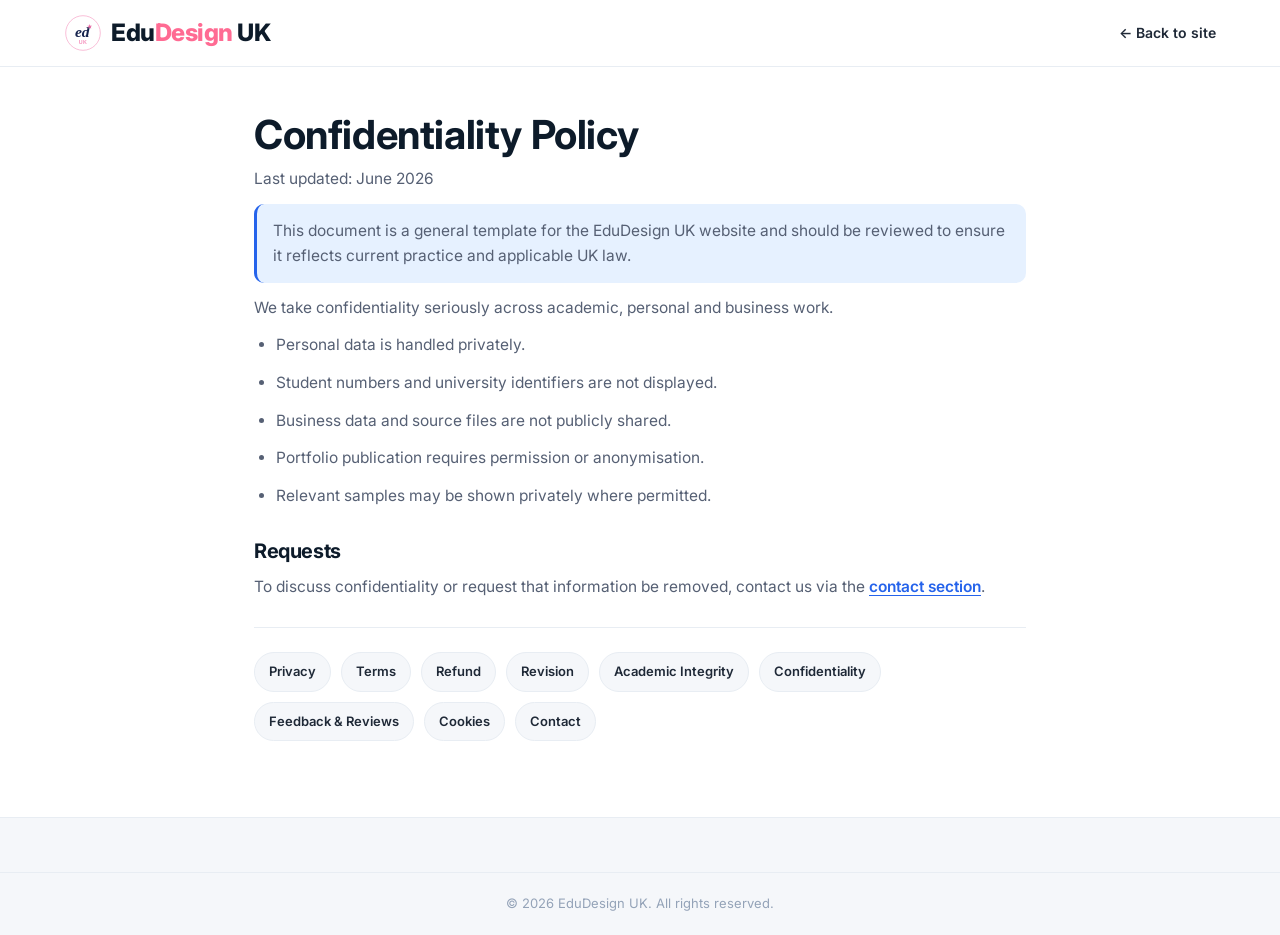
<file: policies/confidentiality.html>
<!DOCTYPE html>
<html lang="en-GB">
<head>
<meta charset="UTF-8" />
<meta name="viewport" content="width=device-width, initial-scale=1.0" />
<meta name="theme-color" content="#0D1B2A" />
<title>Confidentiality Policy | EduDesign UK</title>
<meta name="description" content="How EduDesign UK keeps your information and work private." />
<link rel="canonical" href="https://edudesign-pink.vercel.app/policies/confidentiality.html" />
<link rel="icon" type="image/svg+xml" href="/static/images/brand/logo-circle.svg" />
<link rel="stylesheet" href="/static/css/style.css?v=25" />
<link rel="preconnect" href="https://fonts.googleapis.com" /><link rel="preconnect" href="https://fonts.gstatic.com" crossorigin />
<link href="https://fonts.googleapis.com/css2?family=Inter:wght@400;500;600;700;800&display=swap" rel="stylesheet" />
</head>
<body>
<div class="legal-nav"><div class="nav-container">
  <a href="/" class="logo"><span class="logo-mark"></span><span class="brand">Edu<span class="design">Design</span> <span class="uk">UK</span></span></a>
  <a href="/" class="legal-back">&#8592; Back to site</a>
</div></div>
<main class="legal-wrap">
  <h1>Confidentiality Policy</h1>
  <p class="legal-updated">Last updated: June 2026</p>
  <p class="legal-note">This document is a general template for the EduDesign UK website and should be reviewed to ensure it reflects current practice and applicable UK law.</p>

  <p>We take confidentiality seriously across academic, personal and business work.</p>
  <ul>
    <li>Personal data is handled privately.</li>
    <li>Student numbers and university identifiers are not displayed.</li>
    <li>Business data and source files are not publicly shared.</li>
    <li>Portfolio publication requires permission or anonymisation.</li>
    <li>Relevant samples may be shown privately where permitted.</li>
  </ul>
  <h2>Requests</h2>
  <p>To discuss confidentiality or request that information be removed, contact us via the <a href="/#contact">contact section</a>.</p>

  <nav class="legal-policies">
    <a href="/policies/privacy.html">Privacy</a><a href="/policies/terms.html">Terms</a><a href="/policies/refund.html">Refund</a><a href="/policies/revision.html">Revision</a><a href="/policies/academic-integrity.html">Academic Integrity</a><a href="/policies/confidentiality.html">Confidentiality</a><a href="/policies/feedback.html">Feedback &amp; Reviews</a><a href="/policies/cookies.html">Cookies</a><a href="/#contact">Contact</a>
  </nav>
</main>
<footer class="footer"><div class="footer-bottom"><p>&copy; 2026 EduDesign UK. All rights reserved.</p></div></footer>
</body>
</html>
</file>
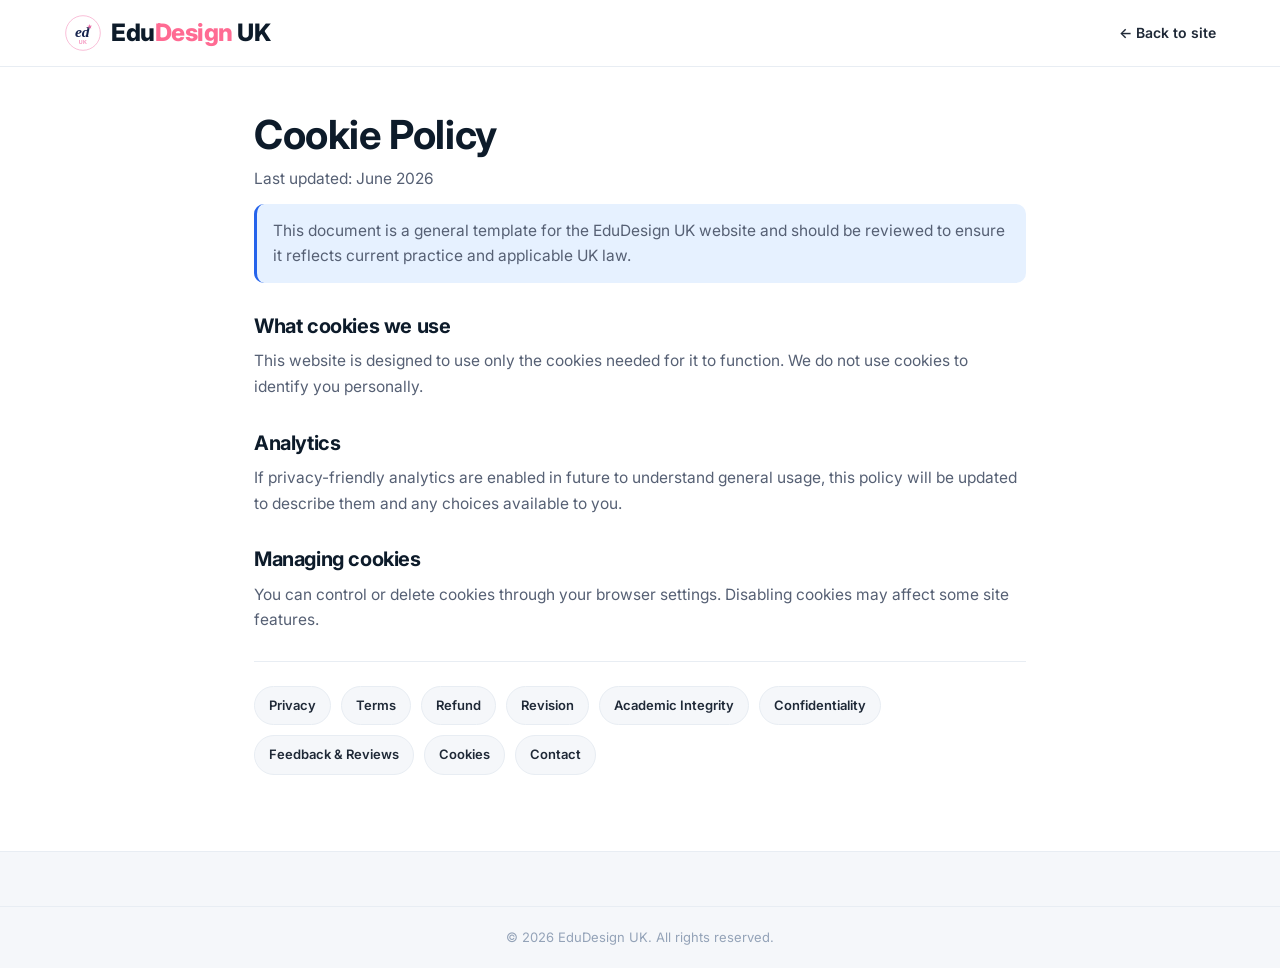
<file: policies/cookies.html>
<!DOCTYPE html>
<html lang="en-GB">
<head>
<meta charset="UTF-8" />
<meta name="viewport" content="width=device-width, initial-scale=1.0" />
<meta name="theme-color" content="#0D1B2A" />
<title>Cookie Policy | EduDesign UK</title>
<meta name="description" content="How EduDesign UK uses cookies and similar technologies." />
<link rel="canonical" href="https://edudesign-pink.vercel.app/policies/cookies.html" />
<link rel="icon" type="image/svg+xml" href="/static/images/brand/logo-circle.svg" />
<link rel="stylesheet" href="/static/css/style.css?v=25" />
<link rel="preconnect" href="https://fonts.googleapis.com" /><link rel="preconnect" href="https://fonts.gstatic.com" crossorigin />
<link href="https://fonts.googleapis.com/css2?family=Inter:wght@400;500;600;700;800&display=swap" rel="stylesheet" />
</head>
<body>
<div class="legal-nav"><div class="nav-container">
  <a href="/" class="logo"><span class="logo-mark"></span><span class="brand">Edu<span class="design">Design</span> <span class="uk">UK</span></span></a>
  <a href="/" class="legal-back">&#8592; Back to site</a>
</div></div>
<main class="legal-wrap">
  <h1>Cookie Policy</h1>
  <p class="legal-updated">Last updated: June 2026</p>
  <p class="legal-note">This document is a general template for the EduDesign UK website and should be reviewed to ensure it reflects current practice and applicable UK law.</p>

  <h2>What cookies we use</h2>
  <p>This website is designed to use only the cookies needed for it to function. We do not use cookies to identify you personally.</p>
  <h2>Analytics</h2>
  <p>If privacy-friendly analytics are enabled in future to understand general usage, this policy will be updated to describe them and any choices available to you.</p>
  <h2>Managing cookies</h2>
  <p>You can control or delete cookies through your browser settings. Disabling cookies may affect some site features.</p>

  <nav class="legal-policies">
    <a href="/policies/privacy.html">Privacy</a><a href="/policies/terms.html">Terms</a><a href="/policies/refund.html">Refund</a><a href="/policies/revision.html">Revision</a><a href="/policies/academic-integrity.html">Academic Integrity</a><a href="/policies/confidentiality.html">Confidentiality</a><a href="/policies/feedback.html">Feedback &amp; Reviews</a><a href="/policies/cookies.html">Cookies</a><a href="/#contact">Contact</a>
  </nav>
</main>
<footer class="footer"><div class="footer-bottom"><p>&copy; 2026 EduDesign UK. All rights reserved.</p></div></footer>
</body>
</html>
</file>
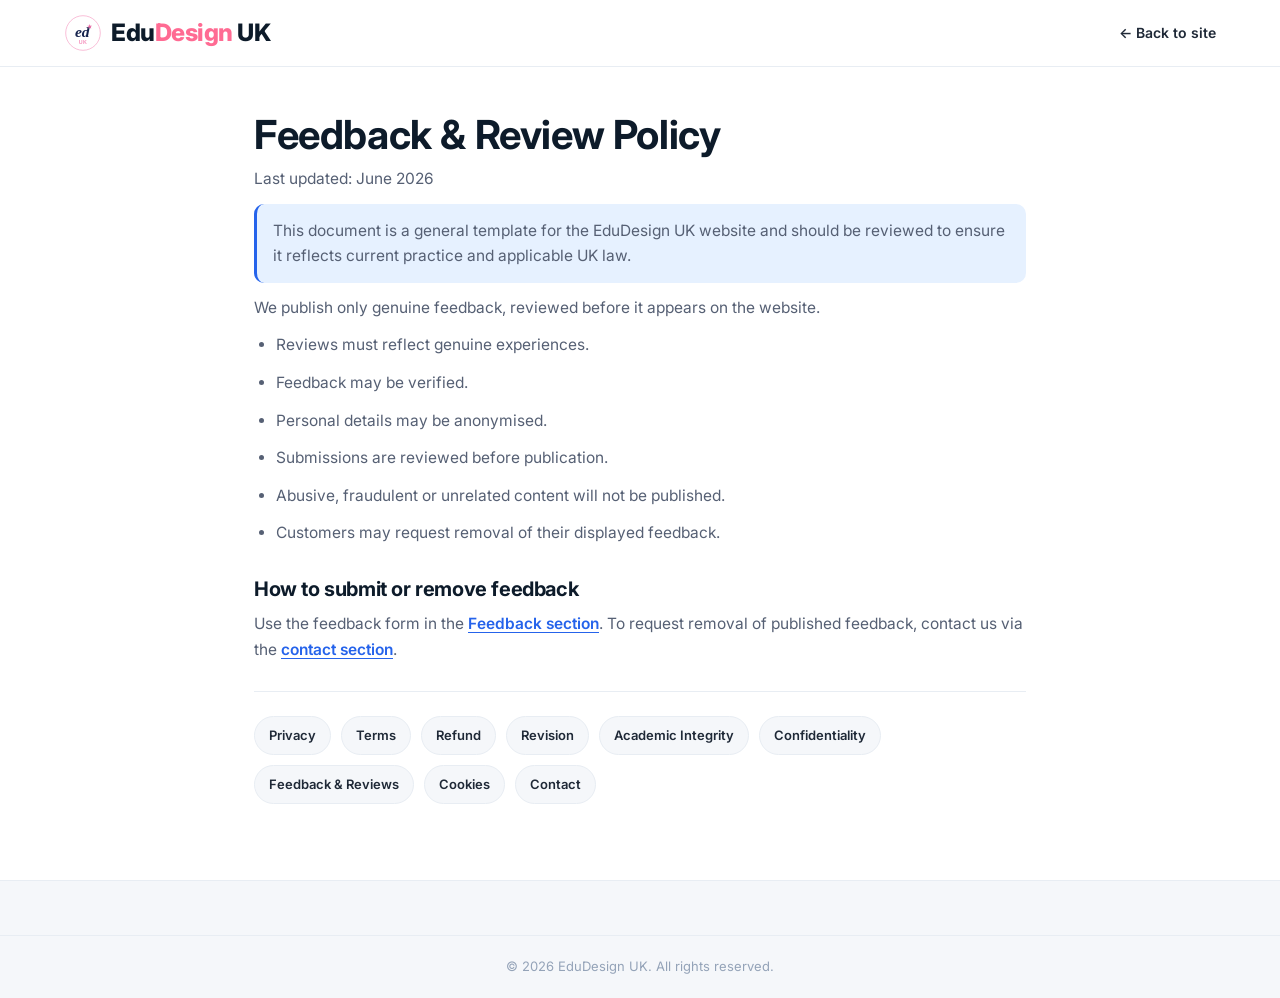
<file: policies/feedback.html>
<!DOCTYPE html>
<html lang="en-GB">
<head>
<meta charset="UTF-8" />
<meta name="viewport" content="width=device-width, initial-scale=1.0" />
<meta name="theme-color" content="#0D1B2A" />
<title>Feedback &amp; Review Policy | EduDesign UK</title>
<meta name="description" content="How EduDesign UK handles feedback and reviews." />
<link rel="canonical" href="https://edudesign-pink.vercel.app/policies/feedback.html" />
<link rel="icon" type="image/svg+xml" href="/static/images/brand/logo-circle.svg" />
<link rel="stylesheet" href="/static/css/style.css?v=25" />
<link rel="preconnect" href="https://fonts.googleapis.com" /><link rel="preconnect" href="https://fonts.gstatic.com" crossorigin />
<link href="https://fonts.googleapis.com/css2?family=Inter:wght@400;500;600;700;800&display=swap" rel="stylesheet" />
</head>
<body>
<div class="legal-nav"><div class="nav-container">
  <a href="/" class="logo"><span class="logo-mark"></span><span class="brand">Edu<span class="design">Design</span> <span class="uk">UK</span></span></a>
  <a href="/" class="legal-back">&#8592; Back to site</a>
</div></div>
<main class="legal-wrap">
  <h1>Feedback &amp; Review Policy</h1>
  <p class="legal-updated">Last updated: June 2026</p>
  <p class="legal-note">This document is a general template for the EduDesign UK website and should be reviewed to ensure it reflects current practice and applicable UK law.</p>

  <p>We publish only genuine feedback, reviewed before it appears on the website.</p>
  <ul>
    <li>Reviews must reflect genuine experiences.</li>
    <li>Feedback may be verified.</li>
    <li>Personal details may be anonymised.</li>
    <li>Submissions are reviewed before publication.</li>
    <li>Abusive, fraudulent or unrelated content will not be published.</li>
    <li>Customers may request removal of their displayed feedback.</li>
  </ul>
  <h2>How to submit or remove feedback</h2>
  <p>Use the feedback form in the <a href="/#feedback">Feedback section</a>. To request removal of published feedback, contact us via the <a href="/#contact">contact section</a>.</p>

  <nav class="legal-policies">
    <a href="/policies/privacy.html">Privacy</a><a href="/policies/terms.html">Terms</a><a href="/policies/refund.html">Refund</a><a href="/policies/revision.html">Revision</a><a href="/policies/academic-integrity.html">Academic Integrity</a><a href="/policies/confidentiality.html">Confidentiality</a><a href="/policies/feedback.html">Feedback &amp; Reviews</a><a href="/policies/cookies.html">Cookies</a><a href="/#contact">Contact</a>
  </nav>
</main>
<footer class="footer"><div class="footer-bottom"><p>&copy; 2026 EduDesign UK. All rights reserved.</p></div></footer>
</body>
</html>
</file>
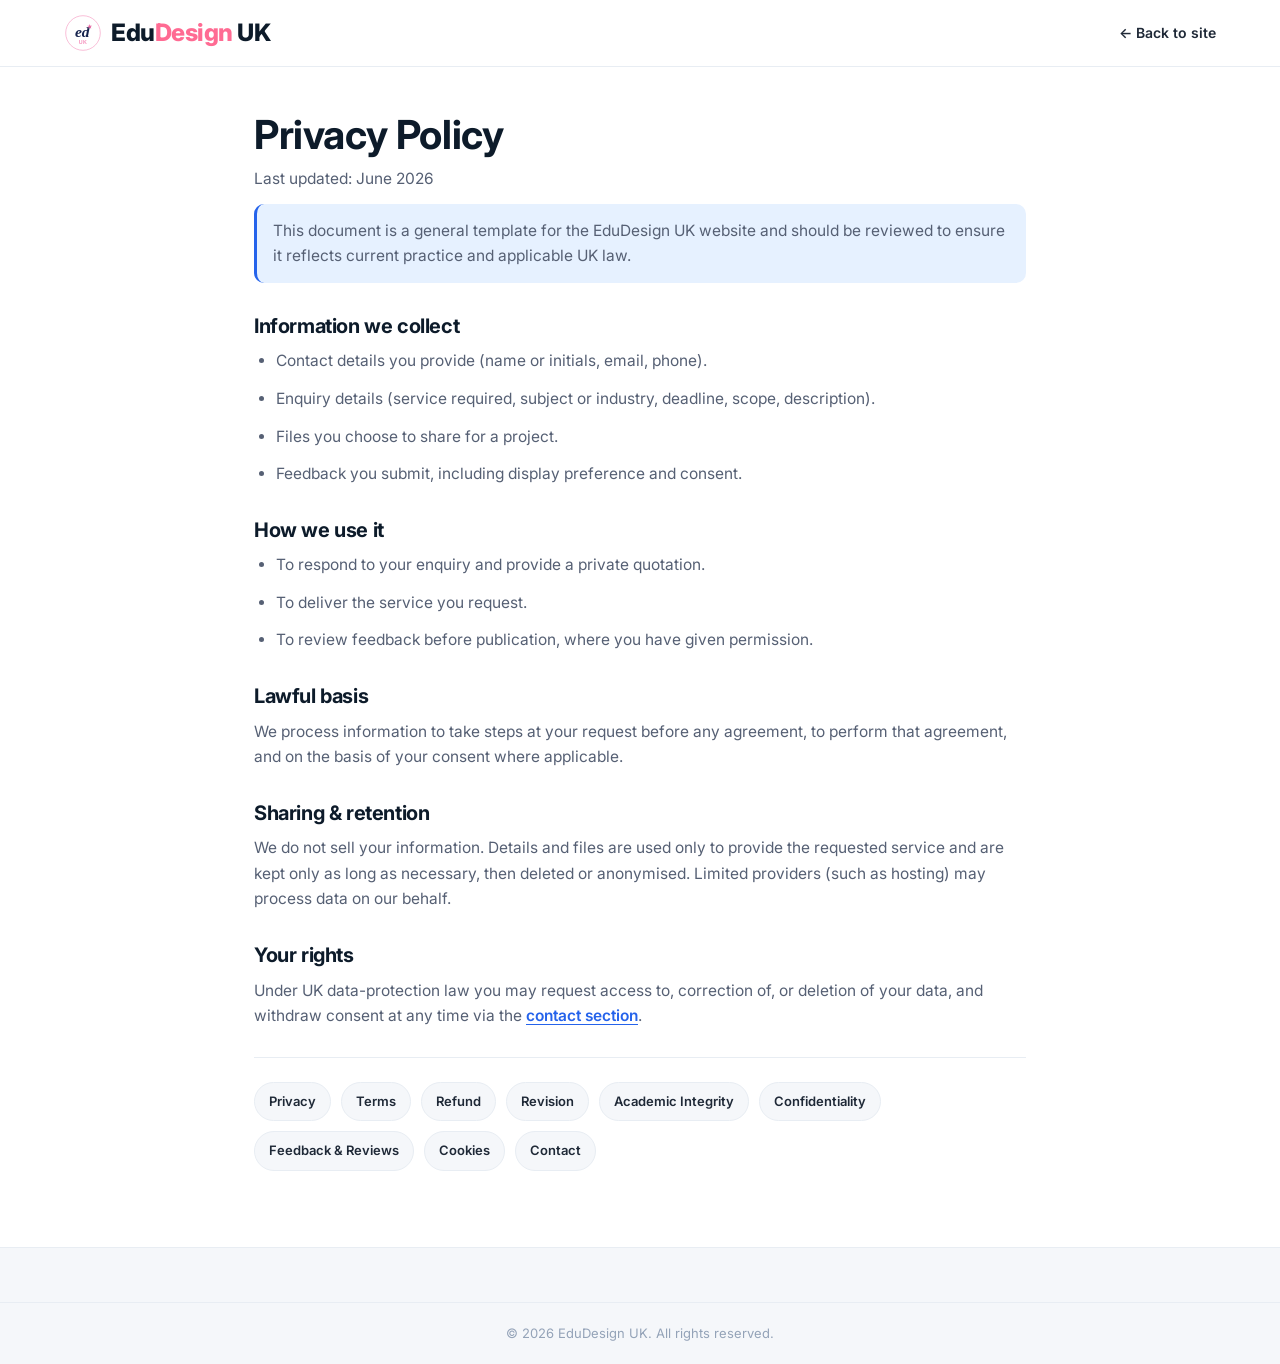
<file: policies/privacy.html>
<!DOCTYPE html>
<html lang="en-GB">
<head>
<meta charset="UTF-8" />
<meta name="viewport" content="width=device-width, initial-scale=1.0" />
<meta name="theme-color" content="#0D1B2A" />
<title>Privacy Policy | EduDesign UK</title>
<meta name="description" content="How EduDesign UK collects, uses and protects your personal information." />
<link rel="canonical" href="https://edudesign-pink.vercel.app/policies/privacy.html" />
<link rel="icon" type="image/svg+xml" href="/static/images/brand/logo-circle.svg" />
<link rel="stylesheet" href="/static/css/style.css?v=25" />
<link rel="preconnect" href="https://fonts.googleapis.com" /><link rel="preconnect" href="https://fonts.gstatic.com" crossorigin />
<link href="https://fonts.googleapis.com/css2?family=Inter:wght@400;500;600;700;800&display=swap" rel="stylesheet" />
</head>
<body>
<div class="legal-nav"><div class="nav-container">
  <a href="/" class="logo"><span class="logo-mark"></span><span class="brand">Edu<span class="design">Design</span> <span class="uk">UK</span></span></a>
  <a href="/" class="legal-back">&#8592; Back to site</a>
</div></div>
<main class="legal-wrap">
  <h1>Privacy Policy</h1>
  <p class="legal-updated">Last updated: June 2026</p>
  <p class="legal-note">This document is a general template for the EduDesign UK website and should be reviewed to ensure it reflects current practice and applicable UK law.</p>

  <h2>Information we collect</h2>
  <ul><li>Contact details you provide (name or initials, email, phone).</li>
  <li>Enquiry details (service required, subject or industry, deadline, scope, description).</li>
  <li>Files you choose to share for a project.</li>
  <li>Feedback you submit, including display preference and consent.</li></ul>
  <h2>How we use it</h2>
  <ul><li>To respond to your enquiry and provide a private quotation.</li>
  <li>To deliver the service you request.</li>
  <li>To review feedback before publication, where you have given permission.</li></ul>
  <h2>Lawful basis</h2>
  <p>We process information to take steps at your request before any agreement, to perform that agreement, and on the basis of your consent where applicable.</p>
  <h2>Sharing &amp; retention</h2>
  <p>We do not sell your information. Details and files are used only to provide the requested service and are kept only as long as necessary, then deleted or anonymised. Limited providers (such as hosting) may process data on our behalf.</p>
  <h2>Your rights</h2>
  <p>Under UK data-protection law you may request access to, correction of, or deletion of your data, and withdraw consent at any time via the <a href="/#contact">contact section</a>.</p>

  <nav class="legal-policies">
    <a href="/policies/privacy.html">Privacy</a><a href="/policies/terms.html">Terms</a><a href="/policies/refund.html">Refund</a><a href="/policies/revision.html">Revision</a><a href="/policies/academic-integrity.html">Academic Integrity</a><a href="/policies/confidentiality.html">Confidentiality</a><a href="/policies/feedback.html">Feedback &amp; Reviews</a><a href="/policies/cookies.html">Cookies</a><a href="/#contact">Contact</a>
  </nav>
</main>
<footer class="footer"><div class="footer-bottom"><p>&copy; 2026 EduDesign UK. All rights reserved.</p></div></footer>
</body>
</html>
</file>
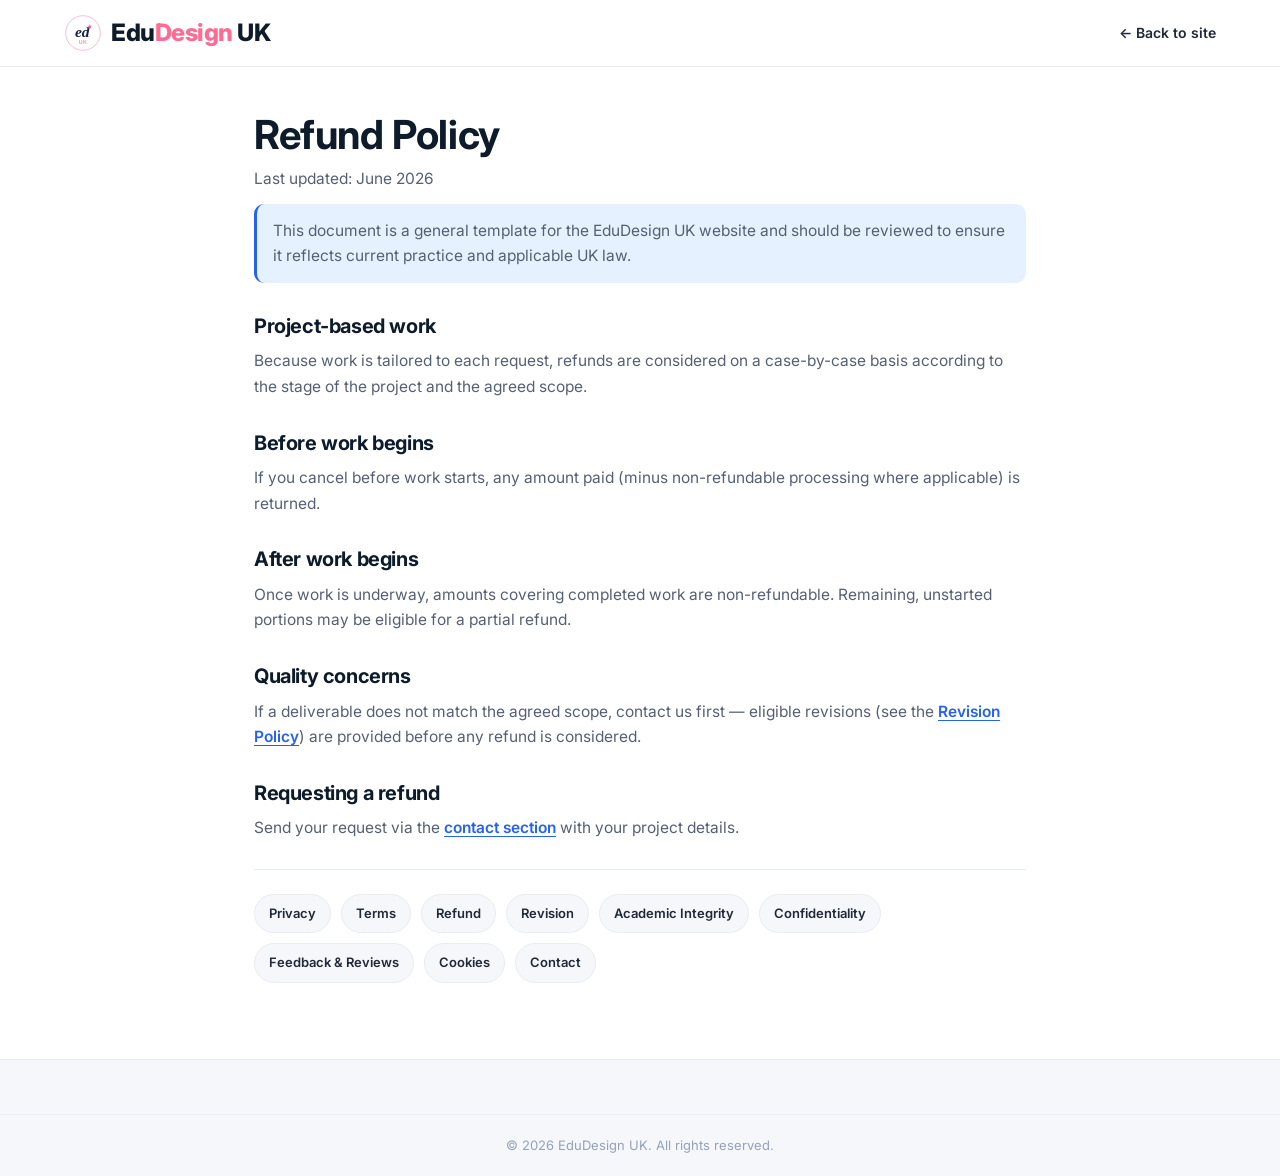
<file: policies/refund.html>
<!DOCTYPE html>
<html lang="en-GB">
<head>
<meta charset="UTF-8" />
<meta name="viewport" content="width=device-width, initial-scale=1.0" />
<meta name="theme-color" content="#0D1B2A" />
<title>Refund Policy | EduDesign UK</title>
<meta name="description" content="When and how refunds apply for EduDesign UK services." />
<link rel="canonical" href="https://edudesign-pink.vercel.app/policies/refund.html" />
<link rel="icon" type="image/svg+xml" href="/static/images/brand/logo-circle.svg" />
<link rel="stylesheet" href="/static/css/style.css?v=25" />
<link rel="preconnect" href="https://fonts.googleapis.com" /><link rel="preconnect" href="https://fonts.gstatic.com" crossorigin />
<link href="https://fonts.googleapis.com/css2?family=Inter:wght@400;500;600;700;800&display=swap" rel="stylesheet" />
</head>
<body>
<div class="legal-nav"><div class="nav-container">
  <a href="/" class="logo"><span class="logo-mark"></span><span class="brand">Edu<span class="design">Design</span> <span class="uk">UK</span></span></a>
  <a href="/" class="legal-back">&#8592; Back to site</a>
</div></div>
<main class="legal-wrap">
  <h1>Refund Policy</h1>
  <p class="legal-updated">Last updated: June 2026</p>
  <p class="legal-note">This document is a general template for the EduDesign UK website and should be reviewed to ensure it reflects current practice and applicable UK law.</p>

  <h2>Project-based work</h2>
  <p>Because work is tailored to each request, refunds are considered on a case-by-case basis according to the stage of the project and the agreed scope.</p>
  <h2>Before work begins</h2>
  <p>If you cancel before work starts, any amount paid (minus non-refundable processing where applicable) is returned.</p>
  <h2>After work begins</h2>
  <p>Once work is underway, amounts covering completed work are non-refundable. Remaining, unstarted portions may be eligible for a partial refund.</p>
  <h2>Quality concerns</h2>
  <p>If a deliverable does not match the agreed scope, contact us first — eligible revisions (see the <a href="/policies/revision.html">Revision Policy</a>) are provided before any refund is considered.</p>
  <h2>Requesting a refund</h2>
  <p>Send your request via the <a href="/#contact">contact section</a> with your project details.</p>

  <nav class="legal-policies">
    <a href="/policies/privacy.html">Privacy</a><a href="/policies/terms.html">Terms</a><a href="/policies/refund.html">Refund</a><a href="/policies/revision.html">Revision</a><a href="/policies/academic-integrity.html">Academic Integrity</a><a href="/policies/confidentiality.html">Confidentiality</a><a href="/policies/feedback.html">Feedback &amp; Reviews</a><a href="/policies/cookies.html">Cookies</a><a href="/#contact">Contact</a>
  </nav>
</main>
<footer class="footer"><div class="footer-bottom"><p>&copy; 2026 EduDesign UK. All rights reserved.</p></div></footer>
</body>
</html>
</file>
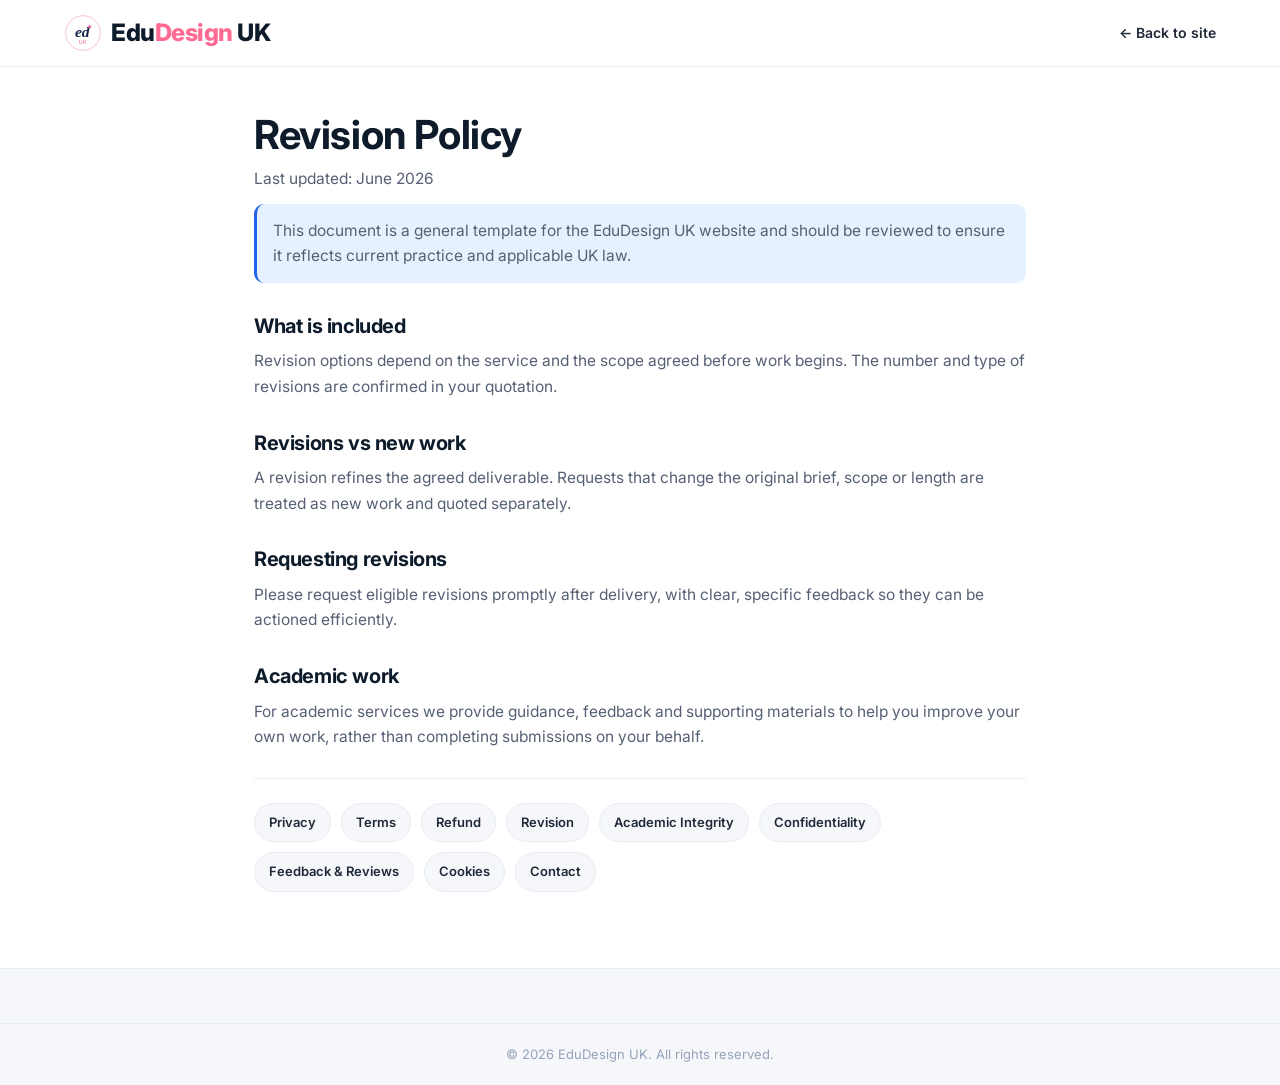
<file: policies/revision.html>
<!DOCTYPE html>
<html lang="en-GB">
<head>
<meta charset="UTF-8" />
<meta name="viewport" content="width=device-width, initial-scale=1.0" />
<meta name="theme-color" content="#0D1B2A" />
<title>Revision Policy | EduDesign UK</title>
<meta name="description" content="How revisions work for EduDesign UK deliverables." />
<link rel="canonical" href="https://edudesign-pink.vercel.app/policies/revision.html" />
<link rel="icon" type="image/svg+xml" href="/static/images/brand/logo-circle.svg" />
<link rel="stylesheet" href="/static/css/style.css?v=25" />
<link rel="preconnect" href="https://fonts.googleapis.com" /><link rel="preconnect" href="https://fonts.gstatic.com" crossorigin />
<link href="https://fonts.googleapis.com/css2?family=Inter:wght@400;500;600;700;800&display=swap" rel="stylesheet" />
</head>
<body>
<div class="legal-nav"><div class="nav-container">
  <a href="/" class="logo"><span class="logo-mark"></span><span class="brand">Edu<span class="design">Design</span> <span class="uk">UK</span></span></a>
  <a href="/" class="legal-back">&#8592; Back to site</a>
</div></div>
<main class="legal-wrap">
  <h1>Revision Policy</h1>
  <p class="legal-updated">Last updated: June 2026</p>
  <p class="legal-note">This document is a general template for the EduDesign UK website and should be reviewed to ensure it reflects current practice and applicable UK law.</p>

  <h2>What is included</h2>
  <p>Revision options depend on the service and the scope agreed before work begins. The number and type of revisions are confirmed in your quotation.</p>
  <h2>Revisions vs new work</h2>
  <p>A revision refines the agreed deliverable. Requests that change the original brief, scope or length are treated as new work and quoted separately.</p>
  <h2>Requesting revisions</h2>
  <p>Please request eligible revisions promptly after delivery, with clear, specific feedback so they can be actioned efficiently.</p>
  <h2>Academic work</h2>
  <p>For academic services we provide guidance, feedback and supporting materials to help you improve your own work, rather than completing submissions on your behalf.</p>

  <nav class="legal-policies">
    <a href="/policies/privacy.html">Privacy</a><a href="/policies/terms.html">Terms</a><a href="/policies/refund.html">Refund</a><a href="/policies/revision.html">Revision</a><a href="/policies/academic-integrity.html">Academic Integrity</a><a href="/policies/confidentiality.html">Confidentiality</a><a href="/policies/feedback.html">Feedback &amp; Reviews</a><a href="/policies/cookies.html">Cookies</a><a href="/#contact">Contact</a>
  </nav>
</main>
<footer class="footer"><div class="footer-bottom"><p>&copy; 2026 EduDesign UK. All rights reserved.</p></div></footer>
</body>
</html>
</file>
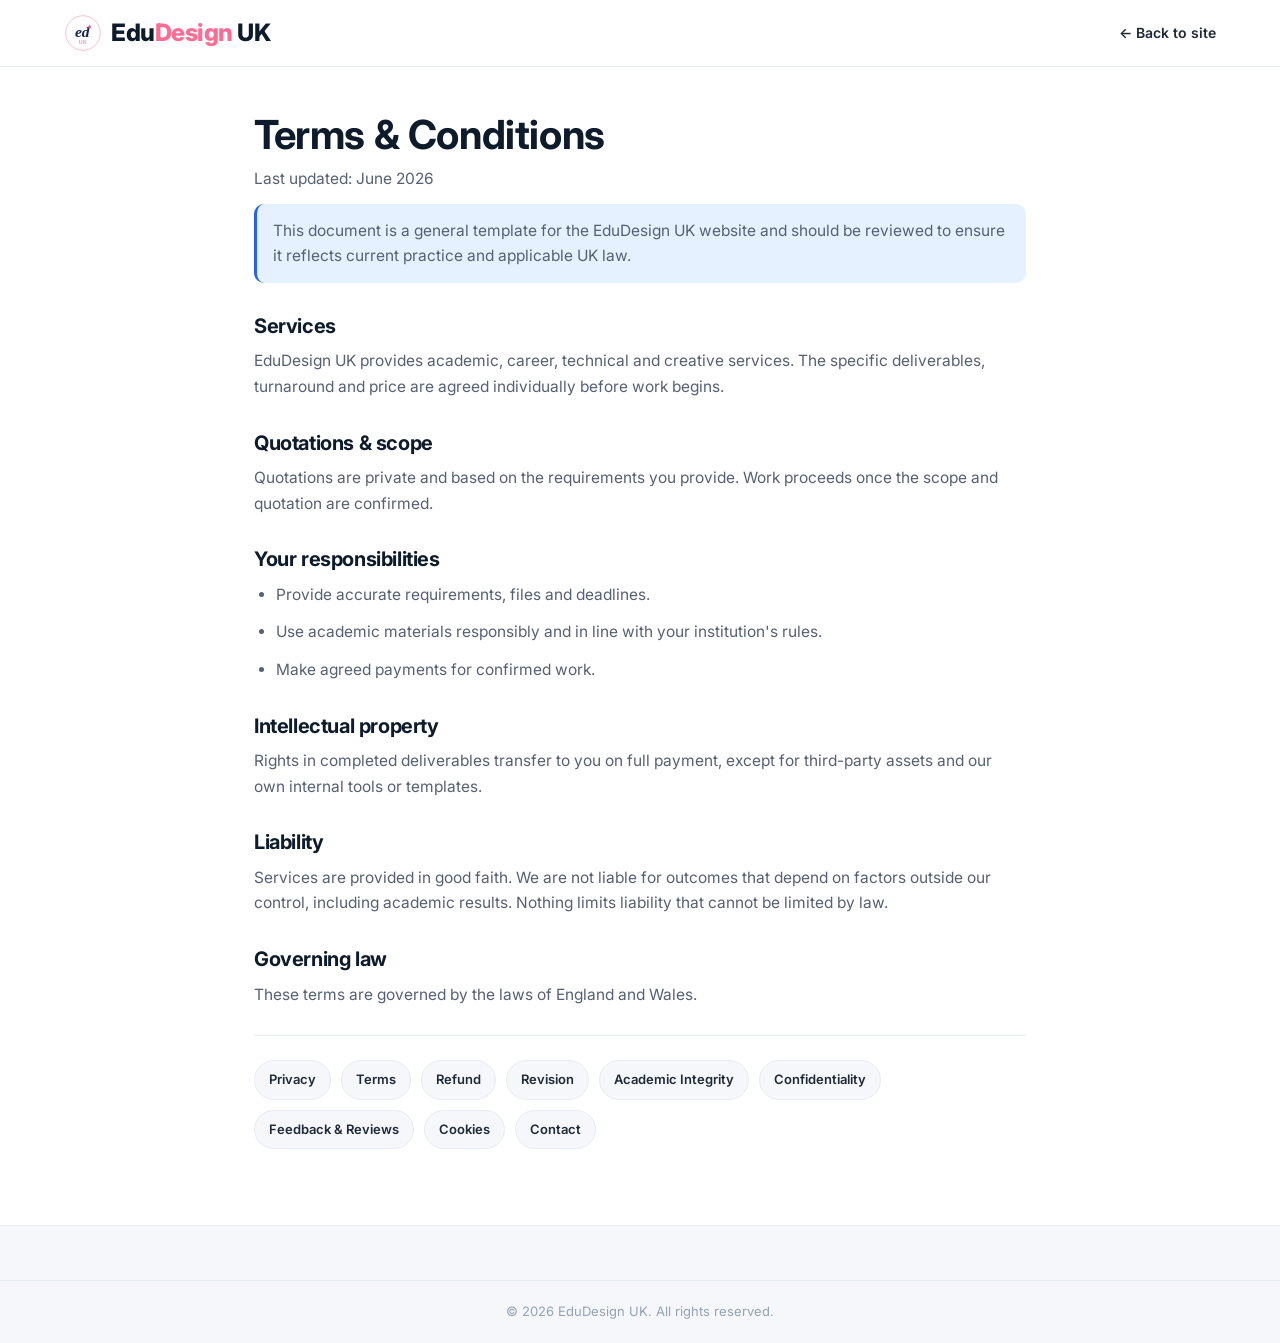
<file: policies/terms.html>
<!DOCTYPE html>
<html lang="en-GB">
<head>
<meta charset="UTF-8" />
<meta name="viewport" content="width=device-width, initial-scale=1.0" />
<meta name="theme-color" content="#0D1B2A" />
<title>Terms &amp; Conditions | EduDesign UK</title>
<meta name="description" content="The terms that apply when you use EduDesign UK services." />
<link rel="canonical" href="https://edudesign-pink.vercel.app/policies/terms.html" />
<link rel="icon" type="image/svg+xml" href="/static/images/brand/logo-circle.svg" />
<link rel="stylesheet" href="/static/css/style.css?v=25" />
<link rel="preconnect" href="https://fonts.googleapis.com" /><link rel="preconnect" href="https://fonts.gstatic.com" crossorigin />
<link href="https://fonts.googleapis.com/css2?family=Inter:wght@400;500;600;700;800&display=swap" rel="stylesheet" />
</head>
<body>
<div class="legal-nav"><div class="nav-container">
  <a href="/" class="logo"><span class="logo-mark"></span><span class="brand">Edu<span class="design">Design</span> <span class="uk">UK</span></span></a>
  <a href="/" class="legal-back">&#8592; Back to site</a>
</div></div>
<main class="legal-wrap">
  <h1>Terms &amp; Conditions</h1>
  <p class="legal-updated">Last updated: June 2026</p>
  <p class="legal-note">This document is a general template for the EduDesign UK website and should be reviewed to ensure it reflects current practice and applicable UK law.</p>

  <h2>Services</h2>
  <p>EduDesign UK provides academic, career, technical and creative services. The specific deliverables, turnaround and price are agreed individually before work begins.</p>
  <h2>Quotations &amp; scope</h2>
  <p>Quotations are private and based on the requirements you provide. Work proceeds once the scope and quotation are confirmed.</p>
  <h2>Your responsibilities</h2>
  <ul><li>Provide accurate requirements, files and deadlines.</li>
  <li>Use academic materials responsibly and in line with your institution&#39;s rules.</li>
  <li>Make agreed payments for confirmed work.</li></ul>
  <h2>Intellectual property</h2>
  <p>Rights in completed deliverables transfer to you on full payment, except for third-party assets and our own internal tools or templates.</p>
  <h2>Liability</h2>
  <p>Services are provided in good faith. We are not liable for outcomes that depend on factors outside our control, including academic results. Nothing limits liability that cannot be limited by law.</p>
  <h2>Governing law</h2>
  <p>These terms are governed by the laws of England and Wales.</p>

  <nav class="legal-policies">
    <a href="/policies/privacy.html">Privacy</a><a href="/policies/terms.html">Terms</a><a href="/policies/refund.html">Refund</a><a href="/policies/revision.html">Revision</a><a href="/policies/academic-integrity.html">Academic Integrity</a><a href="/policies/confidentiality.html">Confidentiality</a><a href="/policies/feedback.html">Feedback &amp; Reviews</a><a href="/policies/cookies.html">Cookies</a><a href="/#contact">Contact</a>
  </nav>
</main>
<footer class="footer"><div class="footer-bottom"><p>&copy; 2026 EduDesign UK. All rights reserved.</p></div></footer>
</body>
</html>
</file>
<file: static/css/style.css>
/* ════════════════════════════════════════════════════════════
   EduDesign UK — Professional theme (mockup design system)
   Navy · Light-Blue · Soft-Yellow · Pink accent · Light-Gray
   ════════════════════════════════════════════════════════════ */
*,*::before,*::after{box-sizing:border-box;margin:0;padding:0}

:root{
  /* ---- Design-system palette ---- */
  --navy:#0D1B2A;          /* Primary Navy — headings, primary buttons */
  --navy-2:#16273C;        /* lighter navy for gradients */
  --charcoal:#1F2937;      /* Charcoal */
  --blue:#2563EB;          /* accent: links, icons */
  --blue-d:#1D4ED8;        /* link/icon hover */
  --blue-soft:#E6F1FF;     /* Light Blue — tints, icon circles, students card */
  --blue-soft-2:#F0F6FF;   /* lighter blue tint */
  --yellow:#FFE8A3;        /* Soft Yellow — small-business card */
  --yellow-soft:#FFF6DD;   /* lighter yellow tint */
  --pink:#FF6B93;          /* Accent Pink — accent buttons */
  --pink-d:#F5436F;        /* accent hover */
  --ink:#0D1B2A;           /* headings */
  --text:#566074;          /* body text */
  --muted:#94A3B8;         /* muted */
  --bg:#fff;
  --bg-soft:#F5F7FA;       /* Light Gray — section backgrounds */
  --line:#E8EDF3;
  --line-2:#D8E1EC;
  --radius:12px;
  --radius-lg:18px;
  --shadow:0 8px 24px rgba(13,27,42,.08);   /* Soft Shadow (design system) */
  --shadow-md:0 16px 40px rgba(13,27,42,.12);
  --shadow-sm:0 4px 14px rgba(13,27,42,.06);
  --t:.25s ease;
  --font:'Inter',system-ui,-apple-system,Segoe UI,Roboto,sans-serif;
  --maxw:1200px;
}

html{scroll-behavior:smooth;scroll-padding-top:92px;-webkit-text-size-adjust:100%}
body{font-family:var(--font);color:var(--text);background:var(--bg);line-height:1.65;overflow-x:hidden;-webkit-font-smoothing:antialiased;-webkit-tap-highlight-color:transparent}
a{color:inherit;text-decoration:none}
ul{list-style:none}
img{max-width:100%;display:block}
h1,h2,h3,h4{color:var(--ink);font-weight:700;line-height:1.18;letter-spacing:-.4px}
:focus-visible{outline:none;box-shadow:0 0 0 3px rgba(37,99,235,.4);border-radius:8px}

.container{max-width:var(--maxw);margin:0 auto;padding:0 24px;width:100%}
.container.narrow{max-width:860px}
.accent{color:var(--blue)}
.muted{color:var(--muted)}
.center{text-align:center}
.skip-link{position:absolute;left:-999px;top:0;background:var(--navy);color:#fff;padding:10px 16px;border-radius:0 0 10px 0;z-index:3000}
.skip-link:focus{left:0}

/* ---- Wordmark ---- */
.logo{display:inline-flex;flex-direction:column;line-height:1;justify-content:center}
.brand{font-weight:800;font-size:24px;letter-spacing:-.5px;color:var(--navy)}
.brand .design{color:var(--pink)}
.brand .uk{color:var(--navy)}
.brand-by{font-size:11px;font-weight:600;color:var(--muted);letter-spacing:.3px;margin-top:2px}

/* ---- Buttons ---- */
.btn{display:inline-flex;align-items:center;justify-content:center;gap:9px;font-family:var(--font);font-weight:600;font-size:15px;padding:13px 24px;border-radius:10px;border:1.5px solid transparent;cursor:pointer;transition:transform var(--t),box-shadow var(--t),background var(--t),color var(--t),border-color var(--t);white-space:nowrap}
.btn-sm{padding:10px 18px;font-size:14px}
.btn i.fa-arrow-right{font-size:13px}
.btn-primary{background:linear-gradient(135deg,#3b82f6,#2563EB);color:#fff}
.btn-primary:hover{background:linear-gradient(135deg,#2563EB,#1d4ed8);transform:translateY(-2px);box-shadow:0 12px 26px rgba(37,99,235,.4)}
.btn-secondary{background:#fff;color:var(--navy);border-color:var(--line-2)}
.btn-secondary:hover{border-color:var(--navy);color:var(--navy);transform:translateY(-2px);box-shadow:var(--shadow-sm)}
.btn-accent{background:var(--pink);color:#fff}
.btn-accent:hover{background:var(--pink-d);transform:translateY(-2px);box-shadow:0 10px 22px rgba(255,107,147,.4)}
.btn-light{background:#fff;color:var(--navy)}
.btn-light:hover{background:var(--blue-soft);transform:translateY(-2px)}

/* ---- Section headings ---- */
section{padding:72px 0}
.section-head{text-align:center;max-width:680px;margin:0 auto 48px}
.section-head.left{text-align:left;margin-left:0}
.section-title{font-size:clamp(26px,3.4vw,36px);font-weight:700;color:var(--ink)}
.section-title.sm{font-size:clamp(22px,2.6vw,28px)}
.section-sub{margin-top:12px;font-size:16px;color:var(--muted)}
.tag{display:inline-block;font-size:12px;font-weight:700;letter-spacing:1.2px;text-transform:uppercase;color:var(--blue);background:var(--blue-soft);padding:6px 14px;border-radius:50px;margin-bottom:14px}

/* ════════ NAVBAR ════════ */
.navbar{position:fixed;inset:0 0 auto 0;z-index:1000;background:rgba(255,255,255,.96);backdrop-filter:blur(8px);border-bottom:1px solid transparent;transition:box-shadow var(--t),border-color var(--t),transform .35s ease}
.navbar.scrolled{box-shadow:0 4px 20px rgba(13,27,42,.07);border-color:var(--line)}
.navbar.nav-hidden{transform:translateY(-100%)}
.nav-container{max-width:var(--maxw);margin:0 auto;padding:14px 24px;display:flex;align-items:center;justify-content:space-between;gap:18px}
.nav-links ul{display:flex;align-items:center;gap:6px}
.nav-links a{display:inline-block;padding:9px 14px;font-size:15px;font-weight:600;color:var(--charcoal);border-radius:8px;transition:color var(--t),background var(--t);position:relative}
.nav-links a:not(.nav-cta):hover,.nav-links a.active-link{color:var(--blue)}
.nav-links a.active-link::after{content:"";position:absolute;left:14px;right:14px;bottom:2px;height:2.5px;border-radius:2px;background:var(--blue)}
.nav-cta{color:#fff!important}
.hamburger{display:none;flex-direction:column;gap:5px;background:none;border:0;cursor:pointer;padding:8px;z-index:1100}
.hamburger span{width:24px;height:2.4px;background:var(--navy);border-radius:3px;transition:var(--t)}
.hamburger.active span:nth-child(1){transform:translateY(7.4px) rotate(45deg)}
.hamburger.active span:nth-child(2){opacity:0}
.hamburger.active span:nth-child(3){transform:translateY(-7.4px) rotate(-45deg)}

/* ════════ HERO ════════ */
.hero{padding:124px 0 56px;background:linear-gradient(180deg,#fff 0%,var(--bg-soft) 100%);position:relative;overflow:hidden}
.hero-inner{display:grid;grid-template-columns:1fr 1fr;gap:50px;align-items:center}
.hero-title{font-size:clamp(34px,4.6vw,52px);font-weight:800;color:var(--ink);letter-spacing:-1px;line-height:1.1}
.hero-title .accent{color:var(--blue)}
.hero-sub{margin:22px 0 30px;font-size:17px;color:var(--text);max-width:520px}
.hero-actions{display:flex;flex-wrap:wrap;gap:14px;margin-bottom:26px}
.hero-trust{display:flex;align-items:center;gap:10px;font-size:14.5px;font-weight:600;color:var(--charcoal)}
.hero-trust i{color:var(--pink);font-size:18px}

/* hero collage */
.collage{position:relative;display:grid;grid-template-columns:1fr 1fr;gap:16px;align-items:start}
.collage::before{content:"";position:absolute;width:78%;aspect-ratio:1;border-radius:50%;background:var(--blue-soft);top:8%;left:11%;z-index:0;opacity:.8}
.collage::after{content:"";position:absolute;top:-14px;right:-6px;width:70px;height:70px;z-index:0;background-image:radial-gradient(var(--blue-soft) 2px,transparent 2px);background-size:12px 12px}
.hc{position:relative;z-index:1;background:#fff;border:1px solid var(--line);border-radius:14px;box-shadow:var(--shadow);padding:16px;font-size:12px}
.hc-title{font-weight:700;color:var(--ink);font-size:12.5px;margin-bottom:10px}
.pink-dash{position:absolute;right:-2px;top:46%;z-index:1;color:var(--pink);font-size:26px;font-weight:800;transform:rotate(14deg)}
.hc-cv .cv-top{display:flex;align-items:center;gap:9px;margin-bottom:12px}
.hc-cv .cv-av{width:34px;height:34px;border-radius:50%;background:linear-gradient(135deg,#1e3a5f,#0d1b2a);flex-shrink:0;display:grid;place-items:center;color:#fff;font-weight:700;font-size:13px}
.hc-cv .cv-name{font-weight:700;color:var(--ink);font-size:12.5px}
.hc-cv .cv-role{color:var(--muted);font-size:10.5px}
.hc-sec{font-weight:700;color:var(--charcoal);font-size:10.5px;margin:9px 0 5px}
.ln{height:5px;border-radius:3px;background:#EAF0F7;margin-bottom:4px}
.ln.s{width:62%}.ln.m{width:80%}
/* Code card (dark editor) */
.hc-code .win{display:flex;align-items:center;justify-content:space-between;margin-bottom:8px}
.hc-code .win b{color:#e2e8f0;font-weight:700;font-size:11px}
.hc-code .dots i{display:inline-block;width:8px;height:8px;border-radius:50%;background:rgba(255,255,255,.18);margin-left:4px}
.hc-code{font-family:ui-monospace,SFMono-Regular,Menlo,monospace;background:var(--navy);border-color:var(--navy)}
.hc-code .cl{font-size:10px;line-height:1.7;white-space:nowrap}
.hc-code .t1{color:#ff7b9c}.hc-code .t2{color:#fcd34d}.hc-code .t3{color:#93c5fd}.hc-code .t4{color:#a7f3d0}.hc-code .t5{color:#5b6b82}
/* Analytics card */
.hc-an .an-top{display:flex;justify-content:space-between;align-items:flex-start}
.hc-an .an-views{font-size:10px;color:var(--muted)}
.hc-an .an-big{font-size:20px;font-weight:800;color:var(--ink)}
.hc-an .an-up{font-size:10px;font-weight:700;color:#16a34a}
.hc-an .donut{width:46px;height:46px;border-radius:50%;background:conic-gradient(var(--blue) 0 60%,#93c5fd 60% 82%,#dbeafe 82% 100%)}
.hc-an .bars{display:flex;align-items:flex-end;gap:5px;height:26px;margin-top:10px}
.hc-an .bars i{flex:1;background:var(--blue);border-radius:2px}
/* Website card */
.hc-web .web-h{font-size:16px;font-weight:800;color:var(--ink);line-height:1.1;margin-bottom:6px}
.hc-web .web-img{height:46px;border-radius:8px;background:linear-gradient(160deg,#bcd4ff,#6aa0ff 60%,#2563eb);margin:8px 0;position:relative;overflow:hidden}
.hc-web .web-img::after{content:"";position:absolute;left:0;right:0;bottom:0;height:42%;background:linear-gradient(180deg,transparent,rgba(13,27,42,.28))}
.hc-web .web-btn{display:inline-block;background:var(--blue);color:#fff;font-size:9.5px;font-weight:600;padding:5px 12px;border-radius:6px}
/* Report card */
.hc-report .rp-sub{font-weight:700;color:var(--charcoal);font-size:11px;margin-bottom:8px}
/* Logo card */
.hc-logo{display:flex;flex-direction:column}
.hc-logo .logo-box{margin-top:6px;background:var(--yellow-soft);border-radius:8px;padding:14px;display:grid;place-items:center;gap:6px}
.hc-logo .hex{width:34px;height:34px;background:var(--navy);clip-path:polygon(50% 0,93% 25%,93% 75%,50% 100%,7% 75%,7% 25%);display:grid;place-items:center}
.hc-logo .hex::after{content:"";width:12px;height:12px;background:var(--yellow);clip-path:polygon(50% 0,93% 25%,93% 75%,50% 100%,7% 75%,7% 25%)}
.hc-logo .logo-name{font-size:11px;font-weight:700;letter-spacing:3px;color:var(--ink)}
.hc-logo .logo-tag{font-size:8px;letter-spacing:2px;color:var(--muted)}

/* ════════ TRUST STRIP ════════ */
.trust{padding:0;margin-top:-12px}
.trust-card{background:#fff;border:1px solid var(--line);border-radius:var(--radius-lg);box-shadow:var(--shadow);padding:26px 20px;display:grid;grid-template-columns:repeat(4,1fr);gap:16px}
.trust-item{display:flex;align-items:center;gap:12px;justify-content:center;text-align:left}
.trust-item i{color:var(--pink);font-size:22px;flex-shrink:0}
.trust-item span{font-size:13.5px;font-weight:600;color:var(--charcoal)}

/* ════════ AUDIENCES ════════ */
.audiences{background:#fff}
.audience-grid{display:grid;grid-template-columns:1fr 1fr;gap:24px}
.aud-card{border-radius:var(--radius-lg);padding:34px;border:1px solid var(--line)}
.aud-card.blue{background:var(--blue-soft);border-color:#d6e6fb}
.aud-card.yellow{background:var(--yellow);border-color:#f3d98c}
.aud-top{display:flex;align-items:center;gap:18px;margin-bottom:14px}
.aud-ic{width:62px;height:62px;border-radius:50%;background:#fff;display:grid;place-items:center;font-size:26px;color:var(--navy);box-shadow:var(--shadow-sm);flex-shrink:0}
.aud-card.yellow .aud-ic{color:#a87a16}
.aud-card h3{font-size:22px;margin-bottom:0}
.aud-card>p{font-size:15px;color:var(--text);margin-bottom:14px}
.aud-link{display:inline-flex;align-items:center;gap:7px;font-weight:700;font-size:14px;color:var(--blue);margin-bottom:22px;transition:gap var(--t)}
.aud-link:hover{gap:11px}
.aud-feats{display:grid;grid-template-columns:repeat(3,1fr);gap:10px;background:#fff;border-radius:14px;padding:16px 12px}
.aud-feat{text-align:center;font-size:11.5px;font-weight:600;color:var(--charcoal)}
.aud-feat i{display:block;font-size:18px;color:var(--blue);margin-bottom:7px}

/* ════════ SERVICES ════════ */
.services{background:var(--bg-soft)}
.services-grid{display:grid;grid-template-columns:repeat(3,1fr);gap:22px}
.svc-card{background:#fff;border:1px solid var(--line);border-radius:var(--radius);padding:28px 26px;box-shadow:var(--shadow-sm);transition:transform var(--t),box-shadow var(--t)}
.svc-card:hover{transform:translateY(-5px);box-shadow:var(--shadow-md)}
.svc-head{display:flex;flex-direction:column;align-items:flex-start;width:100%;background:none;border:0;padding:0;font:inherit;color:inherit;text-align:left}
.svc-chev{display:none}
.svc-ic{width:52px;height:52px;border-radius:13px;background:#FFE4EC;color:var(--pink);display:grid;place-items:center;font-size:21px;margin-bottom:18px}
.svc-card h3{font-size:19px;margin-bottom:9px}
.svc-card p{font-size:14.5px;color:var(--text);margin-bottom:16px}
.svc-link{display:inline-flex;align-items:center;gap:7px;font-weight:700;font-size:14px;color:var(--blue);transition:gap var(--t)}
.svc-link:hover{gap:11px}

/* ════════ TAILORED QUOTE BAND ════════ */
.quote-band{background:#fff}
.qb-card{background:var(--bg-soft);border:1px solid var(--line);border-radius:var(--radius-lg);padding:34px;display:flex;align-items:center;justify-content:space-between;gap:26px;flex-wrap:wrap}
.qb-text h2{font-size:clamp(22px,3vw,30px);margin-bottom:8px}
.qb-text p{font-size:15px;color:var(--text);max-width:560px}
.qb-feats{display:grid;grid-template-columns:repeat(4,1fr);gap:14px;width:100%;margin-top:22px;padding-top:22px;border-top:1px solid var(--line)}
.qb-feat{display:flex;align-items:center;gap:10px;font-size:13px;font-weight:600;color:var(--charcoal)}
.qb-feat i{width:30px;height:30px;border-radius:8px;background:#fff;color:var(--blue);display:grid;place-items:center;font-size:13px;flex-shrink:0;box-shadow:var(--shadow-sm)}

/* ════════ SELECTED WORK ════════ */
.work{background:#fff}
.work-grid{display:grid;grid-template-columns:repeat(4,1fr);gap:20px}
.work-thumb{aspect-ratio:16/11;border-radius:12px;overflow:hidden;box-shadow:var(--shadow);display:grid;place-items:center;font-size:30px;color:#fff;background:linear-gradient(135deg,#16273C,#0D1B2A);margin-bottom:12px;transition:box-shadow var(--t);animation:floatY 6s ease-in-out infinite}
.work-card:hover .work-thumb{animation-play-state:paused;box-shadow:var(--shadow-md)}
.work-thumb img{transition:transform .45s ease}
.work-card:hover .work-thumb img{transform:scale(1.07)}
.work-card:nth-child(2) .work-thumb{background:linear-gradient(135deg,#1e3a5f,#16273C)}
.work-card:nth-child(3) .work-thumb{background:linear-gradient(135deg,#0D1B2A,#1D4ED8)}
.work-card:nth-child(4) .work-thumb{background:linear-gradient(135deg,#16273C,#2563EB)}
.work-thumb img{width:100%;height:100%;object-fit:cover;position:absolute;inset:0}
.work-card h3{font-size:16px;margin-bottom:2px}
.work-cat{font-size:13px;color:var(--muted)}
.work-more{text-align:center;margin-top:34px}
.work-more a{font-weight:700;color:var(--blue);display:inline-flex;align-items:center;gap:7px}

/* ════════ PROCESS ════════ */
.process{background:var(--bg-soft)}
.steps{display:flex;align-items:flex-start;justify-content:center;gap:8px;flex-wrap:wrap}
.pstep{flex:1;min-width:200px;max-width:250px;display:flex;gap:14px}
.pstep .pno{width:48px;height:48px;flex-shrink:0;border-radius:50%;border:2px solid var(--pink);color:var(--pink);display:grid;place-items:center;font-weight:800;font-size:18px;background:#fff}
.pstep h3{font-size:16px;margin-bottom:5px}
.pstep p{font-size:13.5px;color:var(--muted)}
.pstep-arrow{align-self:center;color:var(--line-2);font-size:18px;flex-shrink:0;margin-top:10px}

/* ════════ NEED PROOF ════════ */
.proof{background:#fff}
.proof-card{background:var(--blue-soft);border:1px solid #d6e6fb;border-radius:var(--radius-lg);padding:30px 34px;display:flex;align-items:center;justify-content:space-between;gap:24px;flex-wrap:wrap}
.proof-l{display:flex;align-items:center;gap:18px}
.proof-ic{width:54px;height:54px;border-radius:14px;background:#fff;color:var(--navy);display:grid;place-items:center;font-size:22px;flex-shrink:0;box-shadow:var(--shadow-sm)}
.proof-card h2{font-size:clamp(20px,2.6vw,26px);margin-bottom:4px}
.proof-card p{font-size:14.5px;color:var(--text)}

/* ════════ FAQ + CONTACT ════════ */
.faq-contact{background:var(--bg-soft)}
.fc-grid{display:grid;grid-template-columns:1fr 1fr;gap:30px;align-items:start}
.panel{background:#fff;border:1px solid var(--line);border-radius:var(--radius-lg);padding:30px;box-shadow:var(--shadow-sm)}
.panel h2,.panel h3{font-size:22px;margin-bottom:18px}
.faq-list{display:flex;flex-direction:column;gap:10px}
.faq-item{border:1px solid var(--line);border-radius:12px;overflow:hidden;background:#fff;transition:border-color var(--t),background var(--t),box-shadow var(--t)}
.faq-item:hover{border-color:var(--line-2)}
.faq-item.open{border-color:#ffd0de;background:#FFF1F5;box-shadow:var(--shadow-sm)}
.faq-q{width:100%;display:flex;align-items:center;justify-content:space-between;gap:12px;text-align:left;background:none;border:0;cursor:pointer;padding:16px;font-weight:600;font-size:14.5px;color:var(--ink);transition:color var(--t)}
.faq-q:hover{color:var(--pink)}
.faq-item.open .faq-q{color:var(--pink)}
.faq-q i{flex-shrink:0;width:24px;height:24px;border-radius:50%;background:#FFE4EC;color:var(--pink);display:grid;place-items:center;font-size:11px;transition:transform var(--t),background var(--t),color var(--t)}
.faq-item.open .faq-q i{transform:rotate(180deg);background:var(--pink);color:#fff}
.faq-a{max-height:0;overflow:hidden;transition:max-height .35s ease}
.faq-a p{padding:0 16px 16px;font-size:14px;color:var(--text);line-height:1.6}
.faq-all{margin-top:16px;font-weight:700;color:var(--blue);display:inline-flex;gap:7px}
.contact-info p.lead{color:var(--muted);font-size:15px;margin-bottom:14px}
.contact-info ul li{display:flex;align-items:center;gap:12px;font-size:14.5px;color:var(--charcoal);margin-bottom:12px}
.contact-info i{width:34px;height:34px;border-radius:9px;background:#FFE4EC;color:var(--pink);display:grid;place-items:center;flex-shrink:0}
.contact-info a:hover{color:var(--blue)}
.msg-form .field{margin-bottom:12px}
.msg-form label{display:block;font-size:13px;font-weight:600;color:var(--charcoal);margin-bottom:6px}
.msg-form input,.msg-form select,.msg-form textarea{width:100%;font:inherit;font-size:14.5px;color:var(--ink);background:#fff;border:1.5px solid var(--line-2);border-radius:9px;padding:11px 13px;transition:border-color var(--t),box-shadow var(--t)}
.msg-form input:focus,.msg-form select:focus,.msg-form textarea:focus{outline:0;border-color:var(--blue);box-shadow:0 0 0 3px rgba(37,99,235,.15)}
.msg-form textarea{resize:vertical;min-height:90px}
.field.invalid input,.field.invalid select,.field.invalid textarea{border-color:#e23b5a;background:#fff5f6}
.check{display:flex;align-items:flex-start;gap:9px;font-size:13px;color:var(--charcoal);margin:4px 0 12px;cursor:pointer}
.check input{width:17px;height:17px;margin-top:1px;accent-color:var(--blue);flex-shrink:0}
.hp{position:absolute!important;left:-9999px!important;width:1px;height:1px;opacity:0}
.form-status{margin-top:12px;font-size:14px;font-weight:600;padding:11px 14px;border-radius:9px;display:none}
.form-status.show{display:block}
.form-status.ok{color:#15803d;background:#e7f7ee}
.form-status.bad{color:#c0304c;background:#fdecef}
.stars-input{display:flex;gap:5px}
.stars-input button{background:none;border:0;cursor:pointer;font-size:24px;color:var(--line-2);transition:color .15s,transform .15s;padding:0}
.stars-input button.on,.stars-input button:hover{color:var(--pink)}
.counter{display:block;text-align:right;font-size:11.5px;color:var(--muted);margin-top:3px}
.reviews-grid{display:grid;grid-template-columns:repeat(auto-fill,minmax(280px,1fr));gap:18px;margin-bottom:14px}
.review-card{background:#fff;border:1px solid var(--line);border-radius:14px;padding:22px;box-shadow:var(--shadow-sm)}
.review-stars{color:var(--pink);font-size:13px;margin-bottom:9px}
.review-card p{font-size:14px;color:var(--charcoal);font-style:italic;margin-bottom:12px}
.review-meta{display:flex;align-items:center;gap:10px}
.review-av{width:38px;height:38px;border-radius:50%;background:var(--navy);color:#fff;display:grid;place-items:center;font-weight:700}
.review-name{font-weight:700;color:var(--ink);font-size:13.5px}
.review-cat{font-size:12px;color:var(--muted)}
.badge-verified{font-size:11px;font-weight:700;color:#15803d;background:#e7f7ee;padding:3px 9px;border-radius:50px;margin-left:auto}
.empty-state{text-align:center;padding:40px 20px;border:1.5px dashed var(--line-2);border-radius:14px;color:var(--muted);background:#fff}
.empty-state i{font-size:30px;color:var(--pink);opacity:.6;margin-bottom:10px}

/* ════════ NAVY CTA BAND ════════ */
.cta-band{padding:0 0 72px}
.cta-card{background:linear-gradient(135deg,#0D1B2A,#16273C);border:1px solid #16273C;border-radius:24px;padding:48px 44px;color:#fff;position:relative;overflow:hidden}
.cta-card::after{content:"";position:absolute;top:-40px;right:-30px;width:200px;height:200px;border-radius:50%;background:rgba(255,255,255,.06)}
.cta-grid{display:grid;grid-template-columns:1.3fr 1fr;gap:32px;align-items:center;position:relative;z-index:1}
.cta-l{display:flex;flex-direction:column;gap:14px}
.cta-l .cta-ic{width:56px;height:56px;border-radius:50%;background:#fff;color:var(--navy);display:grid;place-items:center;font-size:24px}
.cta-card h2{color:#fff;font-size:clamp(26px,3.4vw,38px);line-height:1.1}
.cta-card .cta-l>p{color:#c7d2e0;font-size:15px;max-width:420px}
.cta-r h3{color:#fff;font-size:18px;display:flex;align-items:center;gap:10px;margin-bottom:8px}
.cta-r h3 i{color:var(--pink)}
.cta-r>p{color:#c7d2e0;font-size:14px;margin-bottom:18px}
.cta-actions{display:flex;gap:12px;flex-wrap:wrap}
.cta-feats{display:flex;flex-wrap:wrap;gap:24px 36px;margin-top:34px;padding-top:28px;border-top:1px solid rgba(255,255,255,.14);position:relative;z-index:1}
.cta-feat{display:flex;align-items:center;gap:10px;color:#c7d2e0;font-size:13px}
.cta-feat i{color:#fff;font-size:18px}
.cta-feat b{display:block;color:#fff;font-size:13.5px}
.cta-feat span{font-size:12px;color:#9fb0c4}

/* ════════ FOOTER ════════ */
.footer{background:var(--bg-soft);color:var(--text);padding:54px 0 0;border-top:1px solid var(--line)}
.footer-grid{display:grid;grid-template-columns:1.6fr 1fr 1fr;gap:40px;padding-bottom:40px}
.footer-brand p{margin:14px 0 16px;font-size:14px;max-width:320px;color:var(--muted)}
.footer-social{display:flex;gap:10px}
.footer-social a{width:40px;height:40px;border-radius:10px;display:grid;place-items:center;font-size:16px;background:#fff;color:var(--pink);border:1px solid var(--line);transition:var(--t)}
.footer-social a:hover{transform:translateY(-3px);background:var(--navy);color:#fff;border-color:var(--navy)}
.footer-col h4{color:var(--ink);font-size:15px;margin-bottom:16px}
.footer-col li{margin-bottom:9px}
.footer-col a{font-size:14px;color:var(--text);transition:color var(--t)}
.footer-col a:hover{color:var(--blue)}
.footer-bottom{border-top:1px solid var(--line);padding:20px 0;text-align:center;font-size:13px;color:var(--muted)}

/* ════════ FLOATING WHATSAPP ════════ */
.floating-whatsapp{position:fixed;bottom:calc(22px + env(safe-area-inset-bottom,0px));right:calc(20px + env(safe-area-inset-right,0px));z-index:900;width:58px;height:58px;border-radius:50%;background:#25d366;color:#fff;display:grid;place-items:center;font-size:27px;box-shadow:0 8px 22px rgba(37,211,102,.45);transition:transform var(--t)}
.floating-whatsapp:hover{transform:scale(1.08)}
.floating-tooltip{position:absolute;right:70px;top:50%;transform:translateY(-50%);background:#fff;color:var(--ink);font-size:13px;font-weight:600;padding:8px 13px;border-radius:9px;white-space:nowrap;box-shadow:var(--shadow);opacity:0;pointer-events:none;transition:opacity var(--t)}
.floating-whatsapp:hover .floating-tooltip{opacity:1}

/* ════════ SERVICES PAGE ════════ */
.page-hero{padding:120px 0 26px;text-align:center;background:linear-gradient(180deg,#fff,var(--bg-soft))}
.page-hero .section-sub{margin-left:auto;margin-right:auto}
.back-link{display:inline-block;font-weight:600;font-size:14px;color:var(--muted);margin-bottom:14px}
.back-link:hover{color:var(--blue)}
.accordion{display:flex;flex-direction:column;gap:14px}
.acc-item{background:#fff;border:1px solid var(--line);border-radius:14px;overflow:hidden;box-shadow:var(--shadow-sm)}
.acc-q{width:100%;display:flex;align-items:center;gap:14px;text-align:left;background:none;border:0;cursor:pointer;padding:20px 22px;font-weight:700;font-size:18px;color:var(--ink)}
.acc-ic{width:44px;height:44px;flex-shrink:0;border-radius:11px;background:#FFE4EC;color:var(--pink);display:grid;place-items:center;font-size:18px}
.acc-t{flex:1}.acc-chev{color:var(--pink);transition:transform var(--t)}
.acc-item.open .acc-chev{transform:rotate(180deg)}
.acc-a{max-height:0;overflow:hidden;transition:max-height .4s ease}
.acc-inner{padding:0 22px 22px}
.acc-banner{height:170px;border-radius:12px;overflow:hidden;margin-bottom:18px;display:grid;place-items:center;box-shadow:var(--shadow-sm);background:var(--bg-soft)}
.acc-banner img{width:100%;height:100%;object-fit:cover;display:block}
.acc-banner-grad{background:linear-gradient(135deg,#2563EB,#0D1B2A);color:#fff;font-size:48px}
.acc-banner-grad i{opacity:.92}
.acc-sum{color:var(--text);margin-bottom:14px;font-size:15.5px}
.acc-list{display:grid;grid-template-columns:repeat(auto-fit,minmax(190px,1fr));gap:8px 18px;margin-bottom:14px}
.acc-list li{display:flex;align-items:center;gap:8px;font-size:14px;color:var(--charcoal)}
.acc-list li i{color:var(--pink);font-size:11px;flex-shrink:0}
.acc-tools{font-size:13.5px;color:var(--charcoal);background:var(--bg-soft);border:1px solid var(--line);padding:10px 14px;border-radius:10px;margin-bottom:14px}
.subjects-block{background:var(--bg-soft);border:1px solid var(--line);border-radius:var(--radius-lg);padding:32px}
.subject-search{display:flex;align-items:center;gap:10px;background:#fff;border:1.5px solid var(--line-2);border-radius:50px;padding:11px 18px;max-width:440px;margin:0 0 20px}
.subject-search:focus-within{border-color:var(--blue);box-shadow:0 0 0 3px rgba(37,99,235,.15)}
.subject-search i{color:var(--muted)}
.subject-search input{border:0;outline:0;font:inherit;width:100%;background:none;color:var(--ink)}
.subjects-grid{display:grid;grid-template-columns:repeat(auto-fill,minmax(210px,1fr));gap:9px 24px}
.subjects-grid li{display:flex;align-items:center;gap:10px;font-size:14.5px;font-weight:500;color:var(--charcoal)}
.subjects-grid li::before{content:"\f00c";font-family:"Font Awesome 6 Free";font-weight:900;color:var(--pink);font-size:11px;flex-shrink:0}
.subjects-empty{margin-top:12px;color:var(--muted);font-weight:600}
.link{color:var(--blue);font-weight:600;text-decoration:underline;text-underline-offset:3px}
.cta-strip{background:var(--bg-soft);text-align:center}

/* ════════ LEGAL PAGES ════════ */
.legal-nav{position:sticky;top:0;z-index:100;background:rgba(255,255,255,.95);backdrop-filter:blur(8px);border-bottom:1px solid var(--line)}
.legal-nav .nav-container{padding:14px 24px}
.legal-back{display:inline-flex;align-items:center;gap:8px;font-weight:600;font-size:14px;color:var(--charcoal)}
.legal-back:hover{color:var(--blue)}
.legal-wrap{max-width:820px;margin:0 auto;padding:44px 24px 76px}
.legal-wrap h1{font-size:clamp(28px,4vw,40px);margin-bottom:8px}
.legal-updated{color:var(--muted);font-size:13.5px;margin-bottom:28px}
.legal-wrap h2{font-size:20px;margin:32px 0 10px;color:var(--ink)}
.legal-wrap p,.legal-wrap li{font-size:15.5px;color:var(--text);margin-bottom:12px}
.legal-wrap ul{margin:0 0 16px;padding-left:22px;list-style:disc}
.legal-wrap a{color:var(--blue);font-weight:600;text-decoration:underline;text-underline-offset:3px}
.legal-note{background:var(--blue-soft);border-left:3px solid var(--blue);padding:14px 16px;border-radius:10px;font-size:14px;color:var(--charcoal)}
.legal-policies{display:flex;flex-wrap:wrap;gap:10px;margin-top:28px;padding-top:24px;border-top:1px solid var(--line)}
.legal-policies a{font-size:13px;font-weight:600;color:var(--charcoal);background:var(--bg-soft);border:1px solid var(--line);padding:8px 14px;border-radius:50px;text-decoration:none}
.legal-policies a:hover{border-color:var(--blue);color:var(--blue)}

/* ════════ REVEAL ════════ */
.reveal{opacity:0;transform:translateY(20px);transition:opacity .6s ease,transform .6s ease}
.reveal.visible{opacity:1;transform:none}
/* (scroll animations intentionally run even with OS reduce-motion, per site owner) */
/* staggered scroll-reveal inside grids */
.services-grid .reveal:nth-child(2),.work-grid .reveal:nth-child(2),.audience-grid .reveal:nth-child(2){transition-delay:.09s}
.services-grid .reveal:nth-child(3),.work-grid .reveal:nth-child(3){transition-delay:.18s}
.services-grid .reveal:nth-child(4),.work-grid .reveal:nth-child(4){transition-delay:.27s}
.services-grid .reveal:nth-child(5){transition-delay:.36s}
.services-grid .reveal:nth-child(6){transition-delay:.45s}

/* ════════ ANIMATIONS ════════ */
@keyframes fadeUp{from{opacity:0;transform:translateY(24px)}to{opacity:1;transform:none}}
@keyframes popIn{0%{opacity:0;transform:translateY(18px) scale(.96)}100%{opacity:1;transform:none}}
@keyframes floatY{0%,100%{transform:translateY(0)}50%{transform:translateY(-9px)}}
@keyframes growBar{from{transform:scaleY(.05)}to{transform:scaleY(1)}}
@keyframes pulseRing{0%{box-shadow:0 0 0 0 rgba(255,107,147,.45)}70%{box-shadow:0 0 0 14px rgba(255,107,147,0)}100%{box-shadow:0 0 0 0 rgba(255,107,147,0)}}

/* hero text entrance (staggered, on load) — `both` so it never stays hidden if animations are disabled */
.hero-content>*{animation:fadeUp .7s ease both}
.hero-content .hero-title{animation-delay:.05s}
.hero-content .hero-sub{animation-delay:.18s}
.hero-content .hero-actions{animation-delay:.30s}
.hero-content .hero-trust{animation-delay:.42s}

/* collage cards: pop-in entrance, then gentle continuous float */
.collage .hc{animation:popIn .8s ease both,floatY 6.5s ease-in-out infinite}
.collage .hc-cv{animation-delay:.15s,1.0s}
.collage .hc-code{animation-delay:.28s,1.4s}
.collage .hc-an{animation-delay:.40s,1.1s}
.collage .hc-web{animation-delay:.52s,1.6s}
.collage .hc-report{animation-delay:.64s,1.25s}
.collage .hc-logo{animation-delay:.76s,1.75s}
/* collage keeps animating on hover (no pause) */
.pink-dash{animation:floatY 5s ease-in-out infinite}

/* analytics bars grow in */
.hc-an .bars i{transform-origin:bottom;animation:growBar .9s ease both;animation-delay:1s}
.hc-an .bars i:nth-child(2){animation-delay:1.08s}
.hc-an .bars i:nth-child(3){animation-delay:1.16s}
.hc-an .bars i:nth-child(4){animation-delay:1.24s}
.hc-an .bars i:nth-child(5){animation-delay:1.32s}
.hc-an .bars i:nth-child(6){animation-delay:1.4s}

/* card hover micro-interactions */
.aud-card{transition:transform var(--t),box-shadow var(--t)}
.aud-card:hover{transform:translateY(-4px);box-shadow:var(--shadow-md)}
.work-card{transition:transform var(--t)}
/* Selected Work: staggered floating */
.work-grid .work-card:nth-child(2) .work-thumb{animation-delay:.8s;animation-duration:6.6s}
.work-grid .work-card:nth-child(3) .work-thumb{animation-delay:1.4s;animation-duration:5.6s}
.work-grid .work-card:nth-child(4) .work-thumb{animation-delay:2s;animation-duration:6.2s}
.svc-card:hover .svc-ic,.aud-card:hover .aud-ic{transform:scale(1.08) rotate(-3deg)}
.svc-ic,.aud-ic{transition:transform var(--t)}
.trust-item i{transition:transform var(--t)}
.trust-item:hover i{transform:translateY(-3px) scale(1.12)}
/* attention pulse on accent nav CTA */
.nav-cta{animation:pulseRing 2.6s ease-out 1.5s infinite}
.nav-cta:hover{animation-play-state:paused}
/* link arrows nudge on hover (already gapped); chevrons handled in reveal */

/* ════════════════════════════════════════════════════════════
   HERO V2 — logo mark · pill · avatars · blobs · rich cards · orbit
   ════════════════════════════════════════════════════════════ */
/* logo icon */
.logo{flex-direction:row;align-items:center;gap:9px}
.logo-mark{width:38px;height:38px;flex-shrink:0;background:url("/static/images/brand/ed-logo.svg?v=4") center/contain no-repeat}

/* hero pill */
.hero-pill{display:inline-flex;align-items:center;gap:8px;font-size:13px;font-weight:600;color:var(--blue);background:#fff;border:1px solid var(--line);box-shadow:var(--shadow-sm);padding:8px 16px;border-radius:50px;margin-bottom:22px}
.hero-pill i{color:var(--pink)}

/* avatars + trust */
.hero-trust{display:flex;align-items:center;gap:14px;flex-wrap:wrap}
.avatars{display:inline-flex}
.avatars i{width:34px;height:34px;border-radius:50%;display:grid;place-items:center;font-size:13px;color:#fff;border:2.5px solid #fff;margin-left:-11px;background:linear-gradient(135deg,#2563EB,#60a5fa)}
.avatars i:first-child{margin-left:0}
.avatars i:nth-child(2){background:linear-gradient(135deg,#FF6B93,#fca5c0)}
.avatars i:nth-child(3){background:linear-gradient(135deg,#0D1B2A,#475569)}
.avatars i:nth-child(4){background:linear-gradient(135deg,#16a34a,#4ade80)}
.hero-trust-txt{display:inline-flex;align-items:center;gap:8px;font-size:14.5px;font-weight:600;color:var(--charcoal)}
.hero-trust-txt i{color:var(--pink);font-size:16px}

/* glow blobs */
.blob{position:absolute;border-radius:50%;filter:blur(64px);opacity:.55;z-index:0;pointer-events:none}
.blob-1{width:380px;height:380px;background:radial-gradient(circle,#cfe0ff,transparent 70%);top:6%;right:6%}
.blob-2{width:320px;height:320px;background:radial-gradient(circle,#ffd6e3,transparent 70%);bottom:6%;right:26%}
.hero-inner{position:relative;z-index:1}
.collage{min-height:480px}

/* floating mini icons */
.mini{position:absolute;z-index:4;width:46px;height:46px;border-radius:14px;display:grid;place-items:center;font-size:19px;color:#fff;box-shadow:var(--shadow)}
.mini-cap{top:2%;left:-3%;background:#fff;color:var(--pink);font-size:21px}
.mini-code{top:26%;right:-5%;background:linear-gradient(135deg,#FF6B93,#fb7aa0)}
.mini-chart{bottom:26%;right:-5%;background:linear-gradient(135deg,#FF6B93,#fb7aa0)}
.mini-bag{bottom:4%;left:-2%;background:linear-gradient(135deg,#FF6B93,#f5436f)}

/* CV card (rich) */
.hc-cv .cv-ok{color:#16a34a;font-size:12px;margin-left:3px}
.hc-cv .cv-row{display:flex;align-items:center;gap:6px;margin:7px 0;font-size:10px;color:var(--charcoal)}
.hc-cv .cv-row>i{color:var(--pink);font-size:10px;width:12px;text-align:center;flex-shrink:0}
.hc-cv .cv-row>span{flex:0 0 64px}
.hc-cv .cv-row .meter{flex:1;height:5px;border-radius:3px;background:#EAF0F7;overflow:hidden}
.hc-cv .cv-row .meter b{display:block;height:100%;background:linear-gradient(90deg,#2563EB,#60a5fa);border-radius:3px}
.hc-cv .cv-row em{font-style:normal;font-weight:700;color:var(--ink);font-size:9.5px;width:24px;text-align:right}
.hc-cv .cv-score{display:flex;align-items:center;justify-content:space-between;margin-top:10px;padding:7px 10px;border-radius:9px;background:#e7f7ee;font-size:10.5px;color:#15803d;font-weight:700}
.hc-cv .cv-score i{margin-right:4px}

/* code card copy icon */
.hc-code .win i{color:#8aa0bd;font-size:11px}

/* analytics card (rich) */
.hc-an .an-head{display:flex;align-items:center;justify-content:space-between;margin-bottom:10px}
.hc-an .an-head .hc-title{margin:0}
.an-chip{font-size:8.5px;font-weight:600;color:var(--charcoal);background:var(--bg-soft);border:1px solid var(--line);padding:3px 8px;border-radius:50px;display:inline-flex;gap:4px;align-items:center}
.hc-an .an-top{display:flex;justify-content:space-between;align-items:center}
.hc-an .donut{width:56px;height:56px;border-radius:50%;background:conic-gradient(var(--pink) 0 68%,#ffe0ea 68% 100%);display:grid;place-items:center;position:relative}
.hc-an .donut::before{content:"";position:absolute;inset:8px;background:#fff;border-radius:50%}
.hc-an .donut span{position:relative;z-index:1;font-size:12px;font-weight:800;color:var(--ink);display:flex;flex-direction:column;align-items:center;line-height:1.05}
.hc-an .donut small{font-size:5.5px;font-weight:600;color:var(--muted)}
.hc-an .bars{display:flex;align-items:flex-end;gap:3px;height:34px;margin-top:12px}
.hc-an .bars i{flex:1;background:linear-gradient(180deg,#60a5fa,#2563EB);border-radius:2px}
.hc-an .an-x{display:flex;justify-content:space-between;margin-top:5px;font-size:7px;color:var(--muted)}

/* website card (rich) */
.hc-web{padding:0;overflow:hidden}
.hc-web .web-nav{display:flex;align-items:center;justify-content:space-between;padding:10px 12px;border-bottom:1px solid var(--line)}
.hc-web .web-nav b{font-size:11px;color:var(--ink)}
.hc-web .web-nav span{font-size:6.5px;color:var(--muted);letter-spacing:.3px}
.hc-web .web-body{display:flex;gap:8px;padding:12px}
.hc-web .web-l{flex:1}
.hc-web .web-h{font-size:14px;font-weight:800;color:var(--ink);line-height:1.05;margin:0}
.hc-web .web-h span{color:var(--pink)}
.hc-web .web-l p{font-size:7.5px;color:var(--muted);margin:5px 0 8px;line-height:1.4}
.hc-web .web-btn{display:inline-block;background:var(--navy);color:#fff;font-size:8px;font-weight:600;padding:5px 11px;border-radius:6px}
.hc-web .web-img{width:74px;height:62px;border-radius:8px;background:linear-gradient(160deg,#9db4d6,#5b7fb0);flex-shrink:0;align-self:center;margin:0}
.hc-web .web-stats{display:flex;justify-content:space-between;gap:6px;padding:10px 12px;border-top:1px solid var(--line)}
.hc-web .web-stats span{display:flex;flex-direction:column;font-size:6.5px;color:var(--muted);text-align:center;flex:1}
.hc-web .web-stats b{font-size:12px;color:var(--ink);font-weight:800}

/* report card (rich) */
.hc-report .hc-title{display:flex;align-items:center;gap:8px}
.hc-report .rp-ic{width:24px;height:24px;border-radius:7px;background:#FFE4EC;color:var(--pink);display:grid;place-items:center;font-size:11px}
.hc-report .rp-sub{font-weight:700;color:var(--charcoal);font-size:10.5px;margin:8px 0 6px}
.hc-report .rp-txt{font-size:8.5px;color:var(--muted);line-height:1.5;margin-bottom:10px}
.hc-report .rp-prog{display:flex;justify-content:space-between;font-size:9px;font-weight:700;color:var(--charcoal);margin-bottom:5px}
.hc-report .rp-prog b{color:#16a34a}
.hc-report .rp-bar{height:5px;border-radius:3px;background:#EAF0F7;overflow:hidden}
.hc-report .rp-bar i{display:block;height:100%;width:100%;background:linear-gradient(90deg,#22c55e,#16a34a);border-radius:3px}

/* logo & branding card (rich) */
.hc-logo .logo-box{margin-top:6px;background:var(--navy);border-radius:8px;padding:18px 14px;display:grid;place-items:center;gap:5px}
.hc-logo .hex{width:36px;height:36px;background:#fff;position:relative;display:grid;place-items:center;clip-path:polygon(50% 0,93% 25%,93% 75%,50% 100%,7% 75%,7% 25%)}
.hc-logo .hex::after{content:"";width:30px;height:30px;background:var(--navy);clip-path:polygon(50% 0,93% 25%,93% 75%,50% 100%,7% 75%,7% 25%)}
.hc-logo .logo-name{font-size:11px;font-weight:700;letter-spacing:3px;color:#fff}
.hc-logo .logo-tag{font-size:7px;letter-spacing:2px;color:#9fb0c4}
.hc-logo .swatches{display:flex;gap:6px;margin-top:10px}
.hc-logo .swatches span{flex:1;height:14px;border-radius:4px}

/* growth mini card */
.hc-growth{position:absolute;left:-24px;bottom:-20px;z-index:5;width:128px;padding:12px 14px}
.hc-growth .gr-top{font-size:10px;color:var(--muted);font-weight:600}
.hc-growth .gr-num{font-size:18px;font-weight:800;color:#16a34a;margin:1px 0 6px}
.hc-growth .gr-spark{width:100%;height:26px;display:block}

/* ── circular orbit animation ── */
@keyframes orbit{0%{transform:translate(0,0)}25%{transform:translate(6px,6px)}50%{transform:translate(0,12px)}75%{transform:translate(-6px,6px)}100%{transform:translate(0,0)}}
@keyframes orbitBig{0%{transform:translate(0,0)}25%{transform:translate(11px,9px)}50%{transform:translate(0,18px)}75%{transform:translate(-11px,9px)}100%{transform:translate(0,0)}}
.collage .hc{animation:popIn .8s ease both,orbit 9s ease-in-out infinite}
.collage .hc-cv{animation-duration:.8s,8s}
.collage .hc-code{animation-duration:.8s,10s}
.collage .hc-an{animation-duration:.8s,9s}
.collage .hc-web{animation-duration:.8s,11s}
.collage .hc-report{animation-duration:.8s,8.5s}
.collage .hc-logo{animation-duration:.8s,9.5s}
.collage .hc-growth{animation:popIn .8s ease both,orbit 7.5s ease-in-out infinite;animation-delay:.9s,1s}
.mini{animation:popIn .7s ease both,orbitBig 8s ease-in-out infinite}
.mini-cap{animation-delay:.5s,0s;animation-duration:.7s,9s}
.mini-code{animation-delay:.6s,.6s;animation-duration:.7s,10.5s}
.mini-chart{animation-delay:.7s,1.2s;animation-duration:.7s,8.5s}
.mini-bag{animation-delay:.8s,.3s;animation-duration:.7s,11s}
/* collage keeps animating on hover (no pause) */

/* ── card content animations (fill bars / draw line / cursor) ── */
@keyframes fillBar{from{transform:scaleX(0)}to{transform:scaleX(1)}}
@keyframes drawLine{to{stroke-dashoffset:0}}
@keyframes blink{50%{opacity:0}}
@keyframes ringSpin{to{transform:rotate(360deg)}}
.hc-cv .cv-row .meter b{transform-origin:left;animation:fillBar 1s ease both 1.1s}
.hc-cv .cv-row:nth-child(4) .meter b{animation-delay:1.2s}
.hc-cv .cv-row:nth-child(5) .meter b{animation-delay:1.3s}
.hc-cv .cv-row:nth-child(6) .meter b{animation-delay:1.4s}
.hc-report .rp-bar i{transform-origin:left;animation:fillBar 1.1s ease both 1.3s}
.gr-spark polyline{stroke-dasharray:150;stroke-dashoffset:150;animation:drawLine 1.6s ease forwards 1.3s}
.hc-code .cl:last-child::after{content:"";display:inline-block;width:5px;height:11px;background:#a7f3d0;margin-left:3px;vertical-align:-1px;animation:blink 1.1s steps(1) infinite}
.hero-pill i{animation:none}
.hero-pill:hover i{animation:ringSpin 1s ease}

@media (prefers-reduced-motion:reduce){.mini,.hc-growth,.hero-pill{opacity:1!important}}
@media (max-width:1000px){.mini,.hc-growth,.collage-core{display:none}.collage{min-height:0}.blob{opacity:.35}}

/* ── circular drift: full-circle motion (no variables, so it always runs) ── */
@keyframes orbit{
  0%{transform:translate(13px,0)}      12.5%{transform:translate(9px,9px)}
  25%{transform:translate(0,13px)}     37.5%{transform:translate(-9px,9px)}
  50%{transform:translate(-13px,0)}    62.5%{transform:translate(-9px,-9px)}
  75%{transform:translate(0,-13px)}    87.5%{transform:translate(9px,-9px)}
  100%{transform:translate(13px,0)}
}
@keyframes orbitBig{
  0%{transform:translate(20px,0)}  25%{transform:translate(0,20px)}
  50%{transform:translate(-20px,0)} 75%{transform:translate(0,-20px)}
  100%{transform:translate(20px,0)}
}
/* cards travel around the centre logo, upright (counter-rotate) — two directions */
@keyframes revolve{
  from{transform:translate(-50%,-50%) rotate(0deg)   translateX(188px) rotate(0deg)}
  to  {transform:translate(-50%,-50%) rotate(360deg) translateX(188px) rotate(-360deg)}
}
@keyframes revolveCCW{
  from{transform:translate(-50%,-50%) rotate(0deg)    translateX(188px) rotate(0deg)}
  to  {transform:translate(-50%,-50%) rotate(-360deg) translateX(188px) rotate(360deg)}
}
@keyframes corePulse{0%,100%{transform:translate(-50%,-50%) scale(1)}50%{transform:translate(-50%,-50%) scale(1.05)}}
/* slow gentle zig-zag float */
@keyframes zigzag{
  0%{transform:translate(0,0)}
  20%{transform:translate(8px,-6px)}
  45%{transform:translate(-7px,-12px)}
  70%{transform:translate(7px,-7px)}
  100%{transform:translate(0,0)}
}
/* RING layout on desktop: each card placed around a centre via top/left */
@media (min-width:1001px){
  .collage{display:block;position:relative;height:640px;max-width:none;overflow:visible}
  .collage::before{width:46%;left:27%;top:26%}
  /* cards orbit the centre in alternating directions (clean — no centre logo) */
  .collage .hc{position:absolute;top:50%;left:50%;width:172px;margin:0;animation:revolve 34s linear infinite}
  .collage .hc-web{width:190px}
  .collage .hc-code,.collage .hc-logo,.collage .hc-an{animation-name:revolveCCW}
  .collage .hc-cv    {animation-delay:0s}
  .collage .hc-code  {animation-delay:-5.7s}
  .collage .hc-web   {animation-delay:-11.3s}
  .collage .hc-logo  {animation-delay:-17s}
  .collage .hc-report{animation-delay:-22.7s}
  .collage .hc-an    {animation-delay:-28.3s}
  /* mini icons + growth card float at the edges (not orbiting from centre) */
  .mini-cap{top:-6%;left:28%}
  .mini-code{top:26%;right:-7%}
  .mini-chart{bottom:24%;right:12%}
  .mini-bag{bottom:-6%;left:46%}
  .collage .hc-growth{top:auto;left:-12px;bottom:-14px;width:146px;animation:popIn .8s ease both,orbit 8s ease-in-out infinite}
}

/* ════════ FAQ + CONTACT (stacked) ════════ */
.faqs{background:var(--bg-soft)}
.faq-wrap{max-width:820px;margin:0 auto}
.faqs .faq-all{margin-top:22px;display:flex;justify-content:center}
/* FAQ items reveal on scroll via .reveal (stagger below) */
.faq-item.open .faq-a p{animation:fadeUp .35s ease}
.contact{background:#fff}
.contact-grid{display:grid;grid-template-columns:1fr 1.15fr;gap:26px;align-items:start;max-width:980px;margin:0 auto}
.contact .panel h3{font-size:18px;margin-bottom:16px;color:var(--ink)}
.contact-info ul{margin-bottom:16px}
@media (max-width:760px){.contact-grid{grid-template-columns:1fr}}
/* ── Services page: mobile ── */
@media (max-width:600px){
  .subjects-grid{grid-template-columns:1fr;gap:8px}
  .subjects-block{padding:22px 18px}
  .acc-q{font-size:16px;padding:15px 16px;gap:10px}
  .acc-ic{width:38px;height:38px;font-size:15px}
  .acc-inner{padding:0 16px 18px}
  .acc-banner{height:128px}
  .acc-list{grid-template-columns:1fr}
  .acc-tools{font-size:12.5px}
  .page-hero{padding:104px 0 16px}
}
/* ── whole-site mobile polish ── */
@media (max-width:600px){
  .section-title{font-size:clamp(24px,6.6vw,30px)}
  .section-sub{font-size:15px}
  .section-head{margin-bottom:32px}
  .aud-card{padding:26px 20px}
  .aud-card h3{font-size:20px}
  .aud-ic{width:54px;height:54px;font-size:22px}
  .aud-feats{background:transparent;padding:0;margin-top:4px;gap:8px}
  .aud-feat{font-size:11px}
  .svc-card{padding:16px 18px}
  /* collapsible "Our Services" on mobile */
  .svc-head{flex-direction:row;align-items:center;gap:12px;cursor:pointer}
  .svc-head .svc-ic{margin-bottom:0;width:42px;height:42px;font-size:18px}
  .svc-head h3{flex:1;margin:0;font-size:16px}
  .svc-chev{display:block;color:var(--pink);font-size:13px;transition:transform .25s ease;flex-shrink:0}
  .svc-card.open .svc-chev{transform:rotate(180deg)}
  .svc-body{max-height:0;overflow:hidden;transition:max-height .35s ease}
  .svc-card.open .svc-body{max-height:260px}
  .svc-body p{margin:12px 0 12px}
  .qb-text h2{font-size:22px}
  .proof-card h2{font-size:20px}
  .work-thumb{aspect-ratio:16/10}
  .steps{flex-direction:column;align-items:flex-start;gap:18px}
  .pstep{flex:none;width:100%;max-width:none;min-width:0}
  .work{display:none}
  .cta-card{border-radius:18px;padding:30px 20px}
  .cta-card h2{font-size:26px}
  .cta-feats{gap:14px 20px}
  .cta-feat{font-size:12.5px}
  .nav-container{padding:12px 16px}
  .brand{font-size:21px}
  .logo-mark{width:32px;height:32px}
  .floating-whatsapp{bottom:16px;right:16px}
}
/* never allow sideways scroll on small screens */
@media (max-width:600px){html,body{max-width:100%;overflow-x:hidden}}

/* ════════ MOBILE INTRO SPLASH (mobile only) — bouncing scene ════════ */
.splash{display:none}
@keyframes spLogo{0%,100%{transform:scale(1)}50%{transform:scale(1.05)}}
@keyframes spLogoIn{0%{opacity:0;transform:scale(.5)}100%{opacity:1;transform:scale(1)}}
@keyframes spFadeIn{to{opacity:1}}
@keyframes spGlow{0%,100%{opacity:.45;transform:translate(-50%,-50%) scale(.92)}50%{opacity:.85;transform:translate(-50%,-50%) scale(1.12)}}
@keyframes spArrow{0%,100%{transform:translateY(3px)}50%{transform:translateY(-3px)}}
@keyframes spFade{from{opacity:0}to{opacity:1}}
@keyframes spTwinkle{0%,100%{opacity:.5}50%{opacity:1}}
@keyframes spDrift{0%,100%{transform:translate(0,0)}50%{transform:translate(16px,-18px)}}
@keyframes spRing{0%,100%{transform:translate(-50%,-50%) scale(1);opacity:.65}50%{transform:translate(-50%,-50%) scale(1.06);opacity:1}}
@media (max-width:600px){
  .splash{display:grid;position:fixed;inset:0;z-index:6000;place-items:center;overflow:hidden;
    background:linear-gradient(165deg,#ffe4ee 0%,#f7e6fb 46%,#e7ecff 100%);
    transition:opacity .55s ease,visibility .55s}
  .splash.hide{opacity:0;visibility:hidden;pointer-events:none}
  /* central pink glow / pedestal */
  .splash::before{content:"";position:absolute;top:50%;left:50%;width:260px;height:260px;border-radius:50%;background:radial-gradient(circle,rgba(255,107,147,.38),transparent 66%);z-index:0;animation:spGlow 2.8s ease-in-out infinite}
  /* twinkling sparkle dots */
  .splash::after{content:"";position:absolute;inset:0;z-index:0;pointer-events:none;animation:spTwinkle 3.6s ease-in-out infinite;
    background-image:
      radial-gradient(2px 2px at 18% 16%,rgba(255,255,255,.95),transparent),
      radial-gradient(1.6px 1.6px at 78% 20%,rgba(255,255,255,.9),transparent),
      radial-gradient(2px 2px at 30% 72%,rgba(255,255,255,.85),transparent),
      radial-gradient(1.6px 1.6px at 86% 60%,rgba(255,255,255,.9),transparent),
      radial-gradient(1.6px 1.6px at 12% 48%,rgba(255,255,255,.85),transparent),
      radial-gradient(2px 2px at 64% 86%,rgba(255,255,255,.85),transparent),
      radial-gradient(1.4px 1.4px at 50% 30%,rgba(255,255,255,.8),transparent),
      radial-gradient(3px 3px at 90% 40%,rgba(214,90,140,.5),transparent),
      radial-gradient(2px 2px at 8% 80%,rgba(170,140,255,.45),transparent)}
  /* drifting blurred blobs */
  .sp-blob{position:absolute;border-radius:50%;filter:blur(46px);opacity:.55;z-index:0;animation:spDrift 13s ease-in-out infinite}
  .sp-b1{width:220px;height:220px;background:radial-gradient(circle,#ffc1da,transparent 70%);top:-46px;left:-54px}
  .sp-b2{width:250px;height:250px;background:radial-gradient(circle,#cdbcff,transparent 70%);bottom:-70px;left:-46px;animation-delay:-4.5s}
  .sp-b3{width:210px;height:210px;background:radial-gradient(circle,#ffb3cd,transparent 70%);top:40%;right:-78px;animation-delay:-9s}
  /* concentric rings around the logo */
  .sp-rings{position:absolute;top:50%;left:50%;width:208px;height:208px;transform:translate(-50%,-50%);border-radius:50%;z-index:0;
    border:1px solid rgba(255,255,255,.7);
    box-shadow:0 0 0 26px rgba(255,255,255,.13),0 0 0 58px rgba(255,255,255,.08),0 0 0 94px rgba(255,255,255,.045);
    animation:spRing 4.4s ease-in-out infinite}
  .splash-logo{position:relative;z-index:5;width:176px;height:176px;filter:drop-shadow(0 16px 40px rgba(199,93,134,.42));animation:spLogoIn .7s cubic-bezier(.2,.8,.2,1) both,spLogo 2.8s ease-in-out .7s infinite}
  /* bouncing floaters (positioned by JS via transform) */
  .sp-float{position:absolute;top:0;left:0;z-index:1;will-change:transform;opacity:0;animation:spFadeIn .5s ease forwards}
  .sp-chip{width:44px;height:44px;border-radius:13px;background:#fff;display:grid;place-items:center;font-size:18px;box-shadow:0 10px 22px rgba(199,93,134,.18)}
  .sp-chip.pink{color:var(--pink)}
  .sp-chip.blue{color:var(--blue)}
  .sp-card{background:#fff;border-radius:11px;box-shadow:0 12px 26px rgba(199,93,134,.18);padding:9px 10px}
  .sp-cv{width:60px}
  .sp-cv b{font-size:9px;font-weight:800;color:var(--pink);display:block;margin-bottom:6px;letter-spacing:.5px}
  .sp-cv span{display:block;height:4px;border-radius:2px;background:#EAF0F7;margin-bottom:4px}
  .sp-cv span.s{width:55%}
  .sp-code{width:78px;background:var(--navy)}
  .sp-code span{display:block;height:4px;border-radius:2px;margin-bottom:5px}
  .sp-code span:last-child{margin-bottom:0}
  .sp-code .c1{width:80%;background:#ff7b9c}
  .sp-code .c2{width:55%;background:#fcd34d}
  .sp-code .c3{width:68%;background:#7dd3fc}
  .splash-hint{position:absolute;bottom:7%;left:0;right:0;text-align:center;color:var(--pink);font-weight:700;font-size:12.5px;letter-spacing:.6px;text-transform:uppercase;z-index:5;animation:spFade .8s ease .5s both}
  .splash-hint::before{content:"\f077";font-family:"Font Awesome 6 Free";font-weight:900;display:block;font-size:15px;margin-bottom:8px;animation:spArrow 1.4s ease-in-out infinite}
}

/* ════════ RESPONSIVE ════════ */
@media (max-width:1000px){
  .hero-inner{grid-template-columns:1fr;gap:38px}
  .collage{max-width:520px}
  .services-grid{grid-template-columns:1fr 1fr}
  .work-grid{grid-template-columns:1fr 1fr}
  .cta-grid{grid-template-columns:1fr;gap:24px}
  .qb-feats{grid-template-columns:1fr 1fr}
  .navbar{backdrop-filter:none}
  .hamburger{display:flex}
  .nav-links{position:fixed;inset:0;background:#fff;display:flex;align-items:center;justify-content:center;opacity:0;visibility:hidden;transform:translateY(-12px);pointer-events:none;transition:opacity .3s,transform .35s ease,visibility .3s;z-index:1050}
  .nav-links.open{opacity:1;visibility:visible;transform:none;pointer-events:auto}
  .nav-links ul{flex-direction:column;gap:8px;width:82%;max-width:340px}
  .nav-links li{width:100%}
  .nav-links a{display:block;text-align:center;font-size:17px;padding:13px}
  .nav-links a.active-link::after{display:none}
  .nav-cta-wrap{margin-top:6px}.nav-cta{width:100%}
}
@media (max-width:760px){
  section{padding:56px 0}
  .trust-card{grid-template-columns:1fr 1fr;gap:18px}
  .audience-grid{grid-template-columns:1fr}
  .fc-grid{grid-template-columns:1fr}
  .footer-grid{grid-template-columns:1fr 1fr}
  .footer-brand{grid-column:1/-1}
  .pstep-arrow{display:none}
  .hero-actions .btn{flex:1}
  .qb-card,.proof-card{flex-direction:column;align-items:flex-start}
  .qb-card .btn,.proof-card .btn{width:100%}
}
@media (max-width:520px){
  .container{padding:0 16px}
  .services-grid,.work-grid{grid-template-columns:1fr}
  .trust-card{grid-template-columns:1fr 1fr;gap:16px 12px;padding:22px 14px}
  .trust-item{flex-direction:column;text-align:center;gap:8px}
  .trust-item i{font-size:20px}
  .trust-item span{font-size:12px}
  .qb-feats{grid-template-columns:1fr}
  .footer-grid{grid-template-columns:1fr}
  .floating-whatsapp{width:54px;height:54px;font-size:25px}
}
/* ── phones: hide the decorative hero collage, tidy hero ── */
@media (max-width:600px){
  .collage{display:none}
  .hero{padding:64px 0 34px}
  .hero-inner{gap:0}
  .hero-pill{font-size:11.5px;padding:7px 12px;margin-bottom:18px;white-space:normal;line-height:1.4}
  .hero-title{font-size:clamp(30px,8.5vw,40px)}
  .hero-sub{font-size:15.5px;margin:18px 0 24px}
  .hero-actions{gap:10px}
  .hero-actions .btn{flex:1 1 100%}
  .hero-trust{gap:10px}
  .cta-card{padding:32px 22px}
  .cta-feats{gap:16px 22px}
  .proof-card,.qb-card{padding:24px 20px}
  .panel{padding:22px 18px}
}

/* ════════ PREMIUM MOTION LAYER ════════ */

/* animated gradient on accent words */
@keyframes gradShift{to{background-position:200% center}}
.hero-title .accent,.section-title .accent{background:linear-gradient(90deg,var(--blue),var(--pink),var(--blue));background-size:200% auto;-webkit-background-clip:text;background-clip:text;-webkit-text-fill-color:transparent;animation:gradShift 6s linear infinite}

/* section title underline draws in on reveal */
.section-head .section-title{position:relative;display:inline-block;padding-bottom:4px}
.section-head .section-title::after{content:"";position:absolute;left:50%;transform:translateX(-50%);bottom:-8px;height:3px;width:0;border-radius:2px;background:linear-gradient(90deg,var(--blue),var(--pink));transition:width .8s cubic-bezier(.2,.8,.2,1) .25s}
.section-head.visible .section-title::after{width:64px}
.section-head.left .section-title::after{left:0;transform:none}

/* navy marquee band */
.marquee{overflow:hidden;background:var(--navy);padding:15px 0;position:relative}
.marquee::before,.marquee::after{content:"";position:absolute;top:0;bottom:0;width:70px;z-index:1;pointer-events:none}
.marquee::before{left:0;background:linear-gradient(90deg,var(--navy),transparent)}
.marquee::after{right:0;background:linear-gradient(270deg,var(--navy),transparent)}
@keyframes marqueeScroll{to{transform:translateX(-50%)}}
.marquee-track{display:flex;align-items:center;gap:34px;width:max-content;animation:marqueeScroll 30s linear infinite}
.marquee-track span{color:#fff;font-weight:600;font-size:13.5px;letter-spacing:.8px;white-space:nowrap;text-transform:uppercase}
.marquee-track i{color:var(--pink);font-style:normal;font-size:11px}

/* periodic sheen sweep on primary/accent buttons */
.btn-primary,.btn-accent{position:relative;overflow:hidden}
@keyframes sheen{0%,55%{left:-90%}100%{left:140%}}
.btn-primary::before,.btn-accent::before{content:"";position:absolute;top:0;left:-90%;width:55%;height:100%;background:linear-gradient(100deg,transparent,rgba(255,255,255,.32),transparent);transform:skewX(-20deg);animation:sheen 5s ease-in-out infinite;pointer-events:none}

/* hero glow blobs drift slowly */
@keyframes blobDrift{0%,100%{transform:translate(0,0) scale(1)}50%{transform:translate(-26px,20px) scale(1.08)}}
.hero .blob{animation:blobDrift 16s ease-in-out infinite}
.hero .blob-2{animation-delay:-8s}

/* CTA band: slow panning navy gradient */
@keyframes ctaPan{0%,100%{background-position:0% 50%}50%{background-position:100% 50%}}
.cta-card{background:linear-gradient(135deg,#0D1B2A,#16273C,#1e3a5f,#16273C);background-size:280% 280%;animation:ctaPan 16s ease-in-out infinite}

/* count-up numbers in trust strip */
.trust-item .cnt{font-weight:800;color:var(--ink);font-variant-numeric:tabular-nums}

@media (max-width:600px){
  .marquee{padding:11px 0}
  .marquee-track{gap:22px;animation-duration:22s}
  .marquee-track span{font-size:11.5px}
}

/* ════════ MOBILE ANIMATION TUNING ════════ */
@media (max-width:600px){
  /* dramatic, varied scroll-reveals (clearly visible on phones) */
  .services-grid .reveal,.work-grid .reveal,.audience-grid .reveal,.faq-list .reveal{transition-delay:0s!important}
  .reveal{transform:translateY(42px) scale(.96);transition-duration:.6s;transition-timing-function:cubic-bezier(.2,.75,.25,1)}
  .reveal.visible{transform:none}
  .services-grid .svc-card.reveal:nth-child(odd){transform:translateX(-48px)}
  .services-grid .svc-card.reveal:nth-child(even){transform:translateX(48px)}
  .services-grid .svc-card.reveal.visible{transform:none}
  .work-grid .work-card.reveal{transform:scale(.84) translateY(24px)}
  .work-grid .work-card.reveal.visible{transform:none}
  .faq-list .faq-item.reveal{transform:translateX(-34px)}
  .faq-list .faq-item.reveal:nth-child(even){transform:translateX(34px)}
  .faq-list .faq-item.reveal.visible{transform:none}
  .panel.reveal{transform:translateY(48px)}
  .panel.reveal.visible{transform:none}
  .proof-card.reveal,.qb-card.reveal{transform:translateY(40px) scale(.95)}
  .proof-card.reveal.visible,.qb-card.reveal.visible{transform:none}
  /* touch press feedback (no hover on phones) */
  .btn{transition:transform .15s ease,box-shadow var(--t),background var(--t),color var(--t),border-color var(--t)}
  .btn:active{transform:scale(.96)}
  .svc-head:active .svc-ic{transform:scale(1.08)}
  .faq-q:active{color:var(--pink)}
  .faq-q:active i{background:var(--pink);color:#fff}
  .work-card:active .work-thumb img{transform:scale(1.05)}
  /* counters slightly bolder so the count-up reads clearly at small size */
  .trust-item .cnt{font-size:15px}
}

/* ════════ MOBILE TOP IMAGE SHOWCASE ════════ */
.mob-show{display:none}
@media (max-width:600px){
  .mob-show{display:block;order:-1;position:relative;margin:0 calc(50% - 50vw) 6px}
  .mob-track{display:flex;gap:0;overflow-x:auto;scroll-snap-type:x mandatory;padding:0;-webkit-overflow-scrolling:touch;scrollbar-width:none}
  .mob-track::-webkit-scrollbar{display:none}
  .ms-slide{flex:0 0 100%;scroll-snap-align:center;margin:0;position:relative;border-radius:18px;overflow:hidden;aspect-ratio:16/10;background:var(--bg-soft);animation:fadeUp .6s ease both;will-change:transform}
  .ms-slide:nth-child(2){animation-delay:.08s}
  .ms-slide:nth-child(3){animation-delay:.16s}
  .ms-slide img{width:100%;height:100%;object-fit:cover;display:block;will-change:transform}
  .ms-photo{background:linear-gradient(135deg,#fff,#ffe9f1)}
  .ms-slide figcaption{position:absolute;left:14px;bottom:16px;background:rgba(13,27,42,.78);color:#fff;font-size:11px;font-weight:700;letter-spacing:.5px;text-transform:uppercase;padding:6px 13px;border-radius:50px;backdrop-filter:blur(4px)}
  .mob-dots{position:absolute;left:0;right:0;bottom:9px;display:flex;justify-content:center;gap:7px;z-index:2}
  .mob-dots i{width:6px;height:6px;border-radius:50%;background:rgba(255,255,255,.6);box-shadow:0 1px 3px rgba(13,27,42,.3);transition:all .3s ease}
  .mob-dots i.on{width:18px;border-radius:4px;background:var(--pink)}
}

/* ════════ PEN TRAIL (zig-zag line drawn down the page) ════════ */
#penTrail{position:absolute;top:0;left:0;width:100%;z-index:60;pointer-events:none;overflow:visible}
#penTrailPen{filter:drop-shadow(0 3px 6px rgba(13,27,42,.35))}
@keyframes penWiggle2{0%,100%{transform:rotate(0deg)}50%{transform:rotate(3deg)}}
.pen-wiggle{animation:penWiggle2 1.15s ease-in-out infinite}
@media (max-width:600px){#penTrailPath{stroke-width:2.5}}

/* ════════ EXTRA SCROLL ANIMATIONS (mobile-friendly: transform/opacity only) ════════ */
@media (max-width:600px){
/* audience cards slide in from opposite sides */
.audience-grid .reveal:first-child{transform:translate(-44px,16px)}
.audience-grid .reveal:last-child{transform:translate(44px,16px)}
.audience-grid .reveal.visible{transform:none}
/* trust items cascade inside the card */
.trust-card.reveal .trust-item{opacity:0;transform:translateY(18px);transition:opacity .5s ease,transform .5s ease}
.trust-card.reveal.visible .trust-item{opacity:1;transform:none}
.trust-card.reveal.visible .trust-item:nth-child(2){transition-delay:.1s}
.trust-card.reveal.visible .trust-item:nth-child(3){transition-delay:.2s}
.trust-card.reveal.visible .trust-item:nth-child(4){transition-delay:.3s}
/* step numbers pop with a spring */
.pstep.reveal .pno{opacity:0;transform:scale(.3);transition:transform .55s cubic-bezier(.34,1.56,.64,1),opacity .35s ease}
.pstep.reveal.visible .pno{opacity:1;transform:none}
.steps div.pstep:nth-of-type(2){transition-delay:.1s}
.steps div.pstep:nth-of-type(3){transition-delay:.2s}
.steps div.pstep:nth-of-type(4){transition-delay:.3s}
/* pricing-band features cascade */
.qb-card.reveal .qb-feat{opacity:0;transform:translateY(14px);transition:opacity .45s ease,transform .45s ease}
.qb-card.reveal.visible .qb-feat{opacity:1;transform:none}
.qb-card.reveal.visible .qb-feat:nth-child(2){transition-delay:.08s}
.qb-card.reveal.visible .qb-feat:nth-child(3){transition-delay:.16s}
.qb-card.reveal.visible .qb-feat:nth-child(4){transition-delay:.24s}
/* CTA band features cascade */
.cta-card.reveal .cta-feat{opacity:0;transform:translateY(14px);transition:opacity .45s ease,transform .45s ease}
.cta-card.reveal.visible .cta-feat{opacity:1;transform:none}
.cta-card.reveal.visible .cta-feat:nth-child(2){transition-delay:.08s}
.cta-card.reveal.visible .cta-feat:nth-child(3){transition-delay:.16s}
.cta-card.reveal.visible .cta-feat:nth-child(4){transition-delay:.24s}
.cta-card.reveal.visible .cta-feat:nth-child(5){transition-delay:.32s}
/* FAQ items stagger gently as they reveal */
.faq-list .reveal:nth-child(even){transition-delay:.08s}
.contact-grid .reveal:nth-child(2){transition-delay:.12s}
.section-head.reveal .tag{opacity:0;transform:scale(.7);transition:opacity .4s ease,transform .45s cubic-bezier(.34,1.56,.64,1)}
.section-head.reveal.visible .tag{opacity:1;transform:none}
.section-head.reveal .section-sub{opacity:0;transform:translateY(10px);transition:opacity .5s ease .15s,transform .5s ease .15s}
.section-head.reveal.visible .section-sub{opacity:1;transform:none}
}

/* ════════ PREMIUM INTERACTIVE ANIMATION SUITE ════════ */

/* Page Transition Overlay */
.page-transition-overlay {
  position: fixed;
  inset: 0;
  background: var(--navy);
  z-index: 99999;
  pointer-events: none;
  opacity: 1;
  transition: opacity 0.35s cubic-bezier(0.25, 1, 0.5, 1);
}
.page-transition-overlay.fade-out {
  opacity: 1;
  pointer-events: all;
}
.page-transition-overlay.fade-in {
  opacity: 0;
}

/* Glassy Cursor Glow */
.cursor-glow {
  position: fixed;
  width: 380px;
  height: 380px;
  border-radius: 50%;
  background: radial-gradient(circle, rgba(255, 107, 147, 0.15) 0%, rgba(37, 99, 235, 0.08) 45%, rgba(255, 232, 163, 0.02) 65%, transparent 75%);
  pointer-events: none;
  z-index: 1;
  mix-blend-mode: screen;
  transform: translate(-50%, -50%);
  will-change: transform;
  transition: opacity 0.4s ease;
  opacity: 0;
}
body.mouse-active .cursor-glow {
  opacity: 1;
}
@media (max-width: 768px) {
  .cursor-glow { display: none !important; }
}

/* Scroll Progress Indicator on Navbar */
.navbar {
  position: fixed; /* ensure position relative context for progress indicator */
}
.nav-scroll-progress {
  position: absolute;
  bottom: 0;
  left: 0;
  height: 3px;
  width: var(--scroll-pct, 0%);
  background: linear-gradient(90deg, var(--pink), var(--blue));
  z-index: 1005;
  transition: width 0.05s linear;
}

/* 3D Card Tilt & Glare Effect */
.svc-card, .work-card, .aud-card {
  transform: perspective(1000px) rotateX(var(--rx, 0deg)) rotateY(var(--ry, 0deg)) translateY(var(--ty, 0px));
  transform-style: preserve-3d;
  transition: transform 0.15s cubic-bezier(0.25, 1, 0.5, 1), box-shadow var(--t);
  position: relative;
}
.svc-card::before, .work-card::before, .aud-card::before {
  content: "";
  position: absolute;
  inset: 0;
  border-radius: inherit;
  background: radial-gradient(circle at var(--mx, 50%) var(--my, 50%), rgba(255, 255, 255, 0.14) 0%, transparent 60%);
  pointer-events: none;
  z-index: 10;
  opacity: 0;
  transition: opacity 0.3s ease;
}
.svc-card:hover::before, .work-card:hover::before, .aud-card:hover::before {
  opacity: 1;
}

/* Override native card hover transforms to support 3D Tilt translate */
.svc-card:hover {
  transform: perspective(1000px) rotateX(var(--rx, 0deg)) rotateY(var(--ry, 0deg)) translateY(-6px) !important;
}
.aud-card:hover {
  transform: perspective(1000px) rotateX(var(--rx, 0deg)) rotateY(var(--ry, 0deg)) translateY(-5px) !important;
}
.work-card:hover {
  transform: perspective(1000px) rotateX(var(--rx, 0deg)) rotateY(var(--ry, 0deg)) translateY(-4px) !important;
}

/* Magnetic Button physics */
.btn-primary, .btn-accent, .floating-whatsapp, .hamburger {
  transform: translate(var(--bx, 0px), var(--by, 0px)) scale(var(--bs, 1));
  transition: transform 0.22s cubic-bezier(0.25, 1, 0.5, 1), box-shadow var(--t), background var(--t), color var(--t);
}
.btn-primary:hover, .btn-accent:hover {
  transform: translate(var(--bx, 0px), var(--by, 0px)) scale(1.03);
}

/* Word Split Entrance Animations */
.reveal-word-wrap {
  display: inline-block;
  overflow: hidden;
  vertical-align: bottom;
  margin-right: 0.22em; /* standard word gap */
}
.reveal-word {
  display: inline-block;
  transform: translateY(110%);
  opacity: 0;
  transition: transform 0.8s cubic-bezier(0.16, 1, 0.3, 1), opacity 0.7s ease;
}
.visible .reveal-word, .revealed .reveal-word {
  transform: translateY(0);
  opacity: 1;
}
/* Stagger details for titles */
.reveal-word-wrap:nth-child(1) .reveal-word { transition-delay: 0.03s; }
.reveal-word-wrap:nth-child(2) .reveal-word { transition-delay: 0.06s; }
.reveal-word-wrap:nth-child(3) .reveal-word { transition-delay: 0.09s; }
.reveal-word-wrap:nth-child(4) .reveal-word { transition-delay: 0.12s; }
.reveal-word-wrap:nth-child(5) .reveal-word { transition-delay: 0.15s; }
.reveal-word-wrap:nth-child(6) .reveal-word { transition-delay: 0.18s; }
.reveal-word-wrap:nth-child(7) .reveal-word { transition-delay: 0.21s; }
.reveal-word-wrap:nth-child(8) .reveal-word { transition-delay: 0.24s; }
.reveal-word-wrap:nth-child(n+9) .reveal-word { transition-delay: 0.27s; }

/* Global sparkles layer */
#sparkleCanvas {
  position: fixed;
  inset: 0;
  z-index: 99999;
  pointer-events: none;
}

/* Hero Particles Canvas wrapper */
.hero {
  position: relative;
}
#heroParticlesCanvas {
  position: absolute;
  inset: 0;
  z-index: 0;
  pointer-events: none;
}
.hero-inner {
  position: relative;
  z-index: 2; /* keep controls above canvas */
}
</file>
